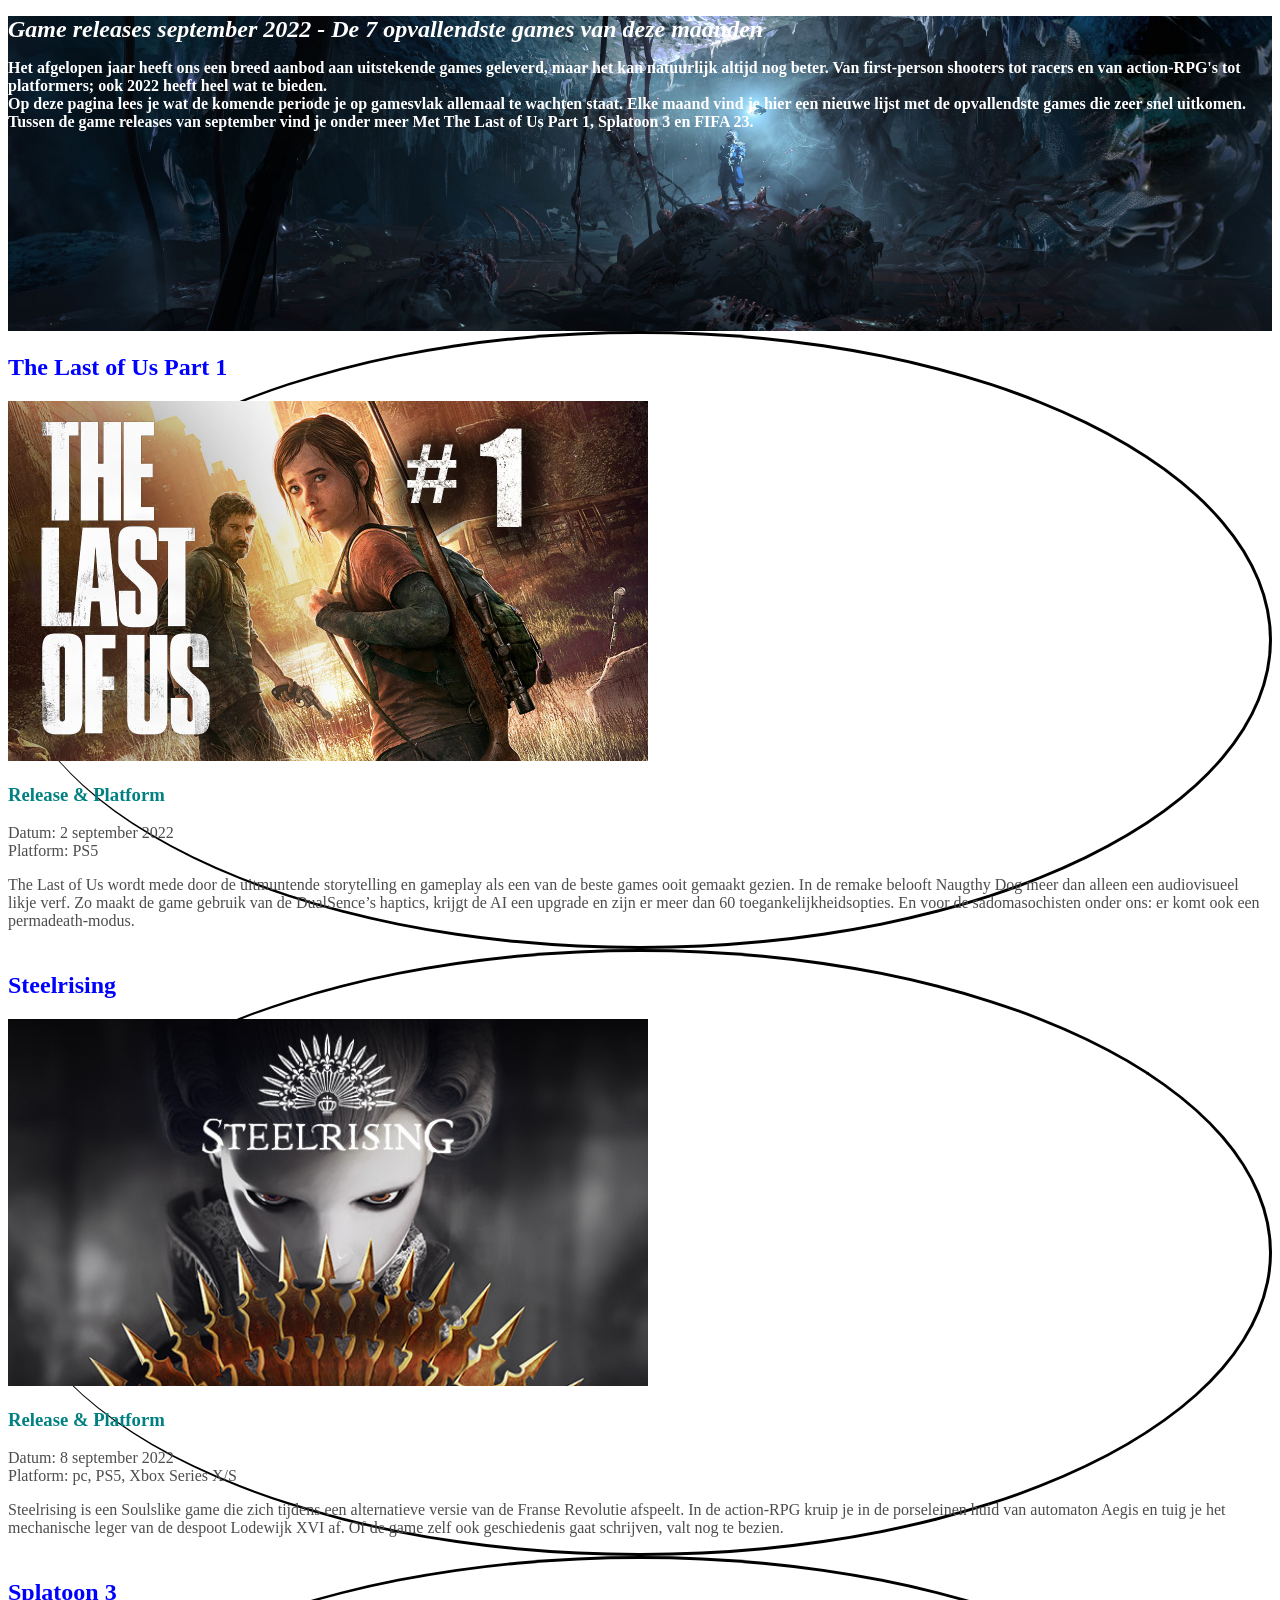
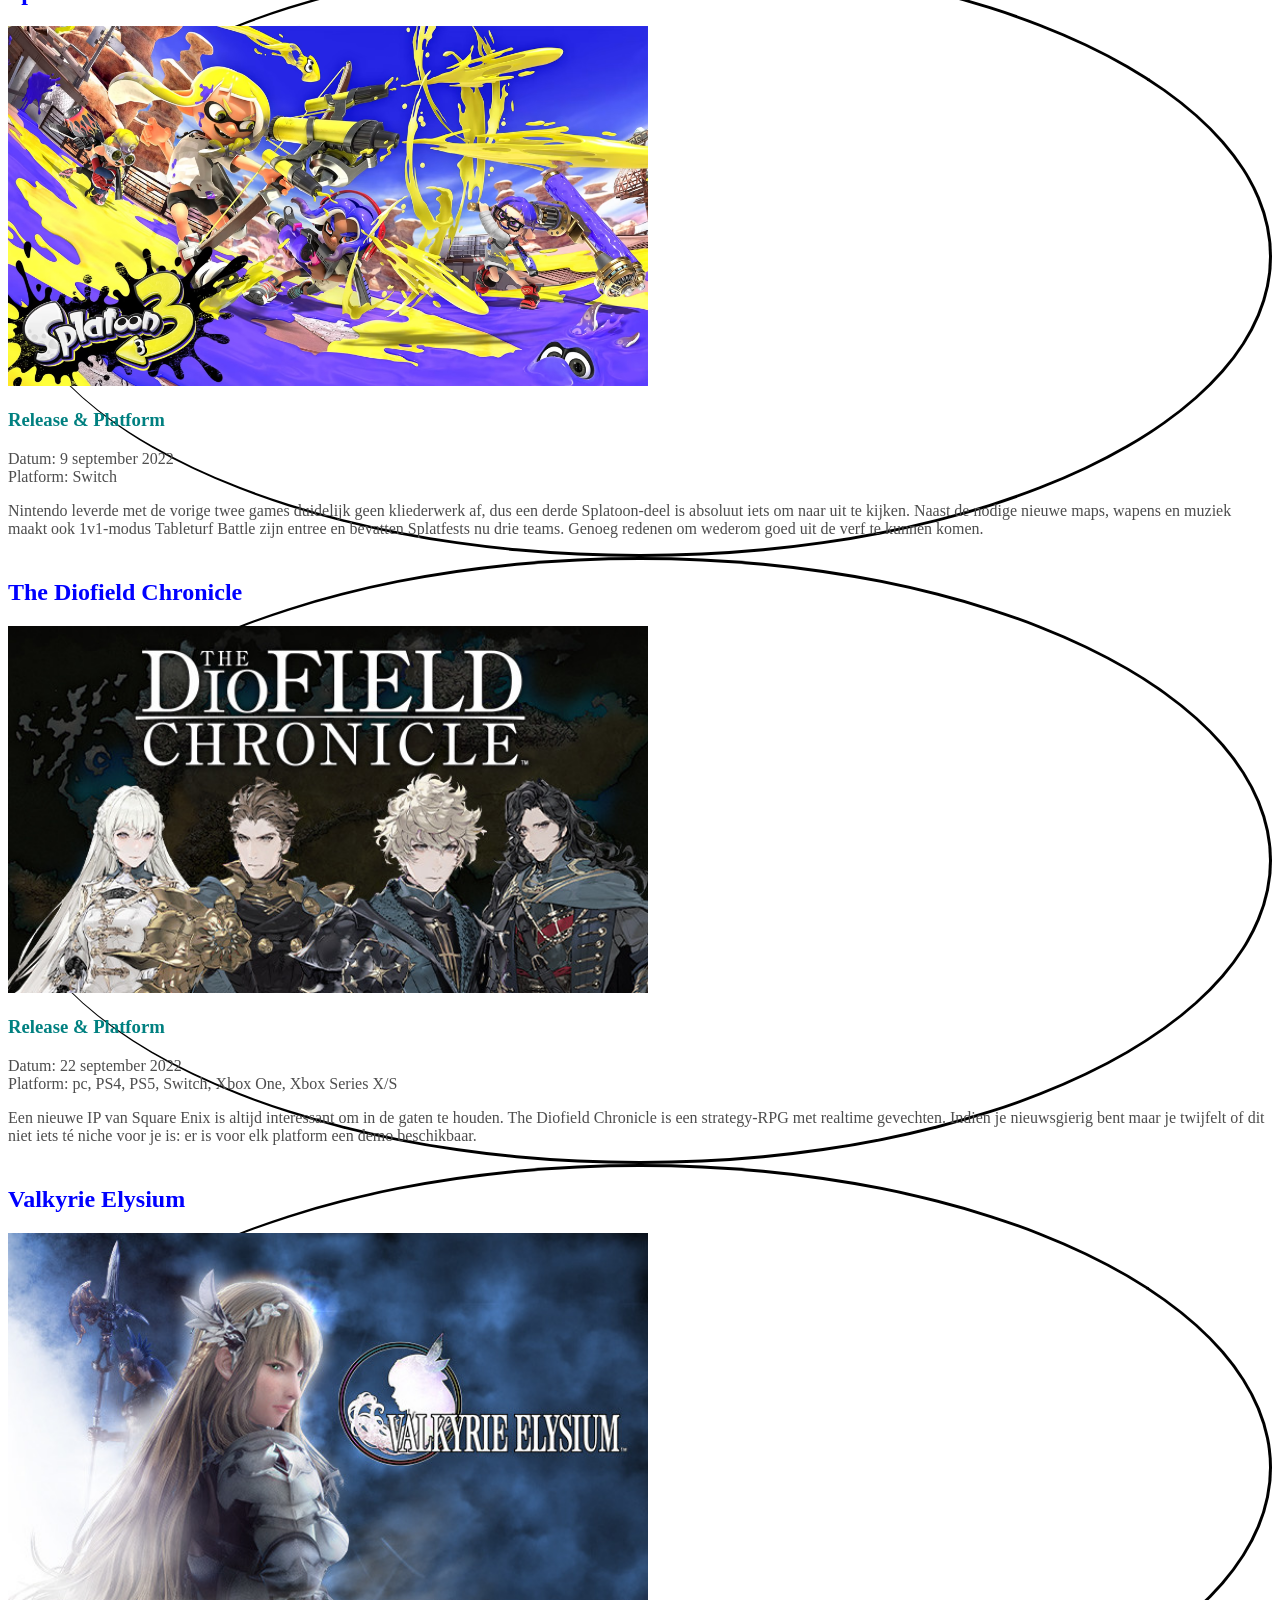
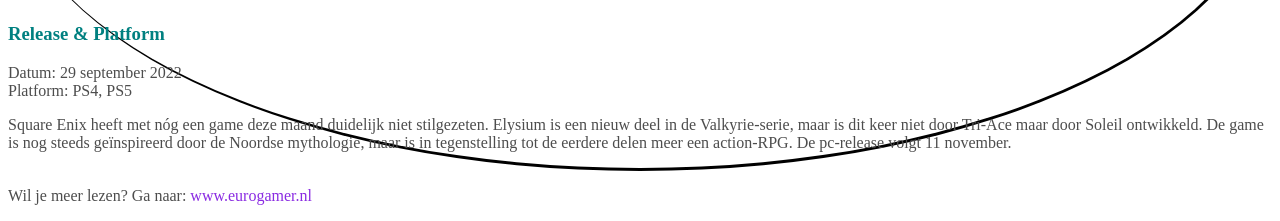
<file: opdracht 4.1 - Font & Color/index.html>
<!DOCTYPE html>
<html lang="en">

<head>
    <meta charset="UTF-8">
    <meta http-equiv="X-UA-Compatible" content="IE=edge">
    <meta name="viewport" content="width=device-width, initial-scale=1.0">
    <title>Opdracht 4.1 - Font & Color</title>
    <link rel="stylesheet" href="style.css">
</head>

<body>
    <main>
        <header>
            <h1>Game releases september 2022 - De 7 opvallendste games van deze maanden</h1>

            <p class="p1">Het afgelopen jaar heeft ons een breed aanbod aan uitstekende games geleverd, maar het kan
                natuurlijk
                altijd nog beter. Van first-person shooters tot racers en van action-RPG's tot platformers; ook 2022
                heeft heel wat te bieden.
                <br>
                Op deze pagina lees je wat de komende periode je op gamesvlak allemaal te wachten staat. Elke maand vind
                je hier
                een nieuwe lijst met de opvallendste games die zeer snel uitkomen. Tussen de game releases van september
                vind je onder meer Met The Last of Us Part 1, Splatoon 3 en FIFA 23.
            </p>
        </header>
        <section>
            <article>
                <h2>The Last of Us Part 1</h2>
                <img src="./img/lastpart.jpeg" alt="The last part of us part 1">
                <h3>Release & Platform</h3>
                <p>Datum: 2 september 2022 <br>
                    Platform: PS5</p>
                <p>
                    The Last of Us wordt mede door de uitmuntende storytelling en gameplay als een van de beste games
                    ooit
                    gemaakt gezien. In de remake belooft Naugthy Dog meer dan alleen een audiovisueel likje verf. Zo
                    maakt
                    de game
                    gebruik van de DualSence’s haptics, krijgt de AI een upgrade en zijn er meer dan 60
                    toegankelijkheidsopties. En
                    voor de sadomasochisten onder ons: er komt ook een permadeath-modus.
                </p>
            </article>
            <article>
                <h2>Steelrising</h2>
                <img src="./img/steelrising.jpeg" alt="Steelrising">
                <h3>Release & Platform</h3>
                <p>Datum: 8 september 2022 <br>
                    Platform: pc, PS5, Xbox Series X/S</p>
                <p>Steelrising is een Soulslike game die zich tijdens een alternatieve versie van de Franse Revolutie
                    afspeelt. In de action-RPG kruip je in de porseleinen huid van automaton Aegis en tuig je het
                    mechanische leger van
                    de despoot Lodewijk XVI af. Of de game zelf ook geschiedenis gaat schrijven, valt nog te bezien.</p>
            </article>
            <article>
                <h2>Splatoon 3</h2>
                <img src="./img/platoon3.avif" alt="Splatoon 3">
                <h3>Release & Platform</h3>
                <p>Datum: 9 september 2022 <br>
                    Platform: Switch</p>
                <p> Nintendo leverde met de vorige twee games duidelijk geen kliederwerk af, dus een derde Splatoon-deel
                    is
                    absoluut iets om naar uit te kijken. Naast de nodige nieuwe maps, wapens en muziek maakt ook
                    1v1-modus
                    Tableturf
                    Battle zijn entree en bevatten Splatfests nu drie teams. Genoeg redenen om wederom goed uit de verf
                    te
                    kunnen komen.
                </p>
            </article>
            <article>
                <h2>The Diofield Chronicle</h2>
                <img src="./img/diofield.jpeg" alt="The Diofield Chronicle">
                <h3>Release & Platform</h3>
                <p>Datum: 22 september 2022 <br>
                    Platform: pc, PS4, PS5, Switch, Xbox One, Xbox Series X/S</p>
                <p>Een nieuwe IP van Square Enix is altijd interessant om in de gaten te houden. The Diofield Chronicle
                    is
                    een strategy-RPG met realtime gevechten. Indien je nieuwsgierig bent maar je twijfelt of dit niet
                    iets
                    té
                    niche voor je is: er is voor elk platform een demo beschikbaar.</p>
            </article>
            <article>
                <h2>Valkyrie Elysium</h2>
                <img src="./img/valkyrie.jpeg" alt="Valkyrie Elysium">
                <h3>Release & Platform</h3>
                <p>Datum: 29 september 2022 <br>
                    Platform: PS4, PS5</p>
                <p>Square Enix heeft met nóg een game deze maand duidelijk niet stilgezeten. Elysium is een nieuw deel
                    in de
                    Valkyrie-serie, maar is dit keer niet door Tri-Ace maar door Soleil ontwikkeld. De game is nog
                    steeds
                    geïnspireerd door de Noordse mythologie, maar is in tegenstelling tot de eerdere delen meer een
                    action-RPG.
                    De pc-release volgt 11 november.</p>
            </article>

            <p>Wil je meer lezen? Ga naar:
                <a
                    href="https://www.eurogamer.nl/game-releases-de-opvallendste-games-van-deze-maand">www.eurogamer.nl</a>
            </p>
        </section>

    </main>

</body>

</html>
</file>
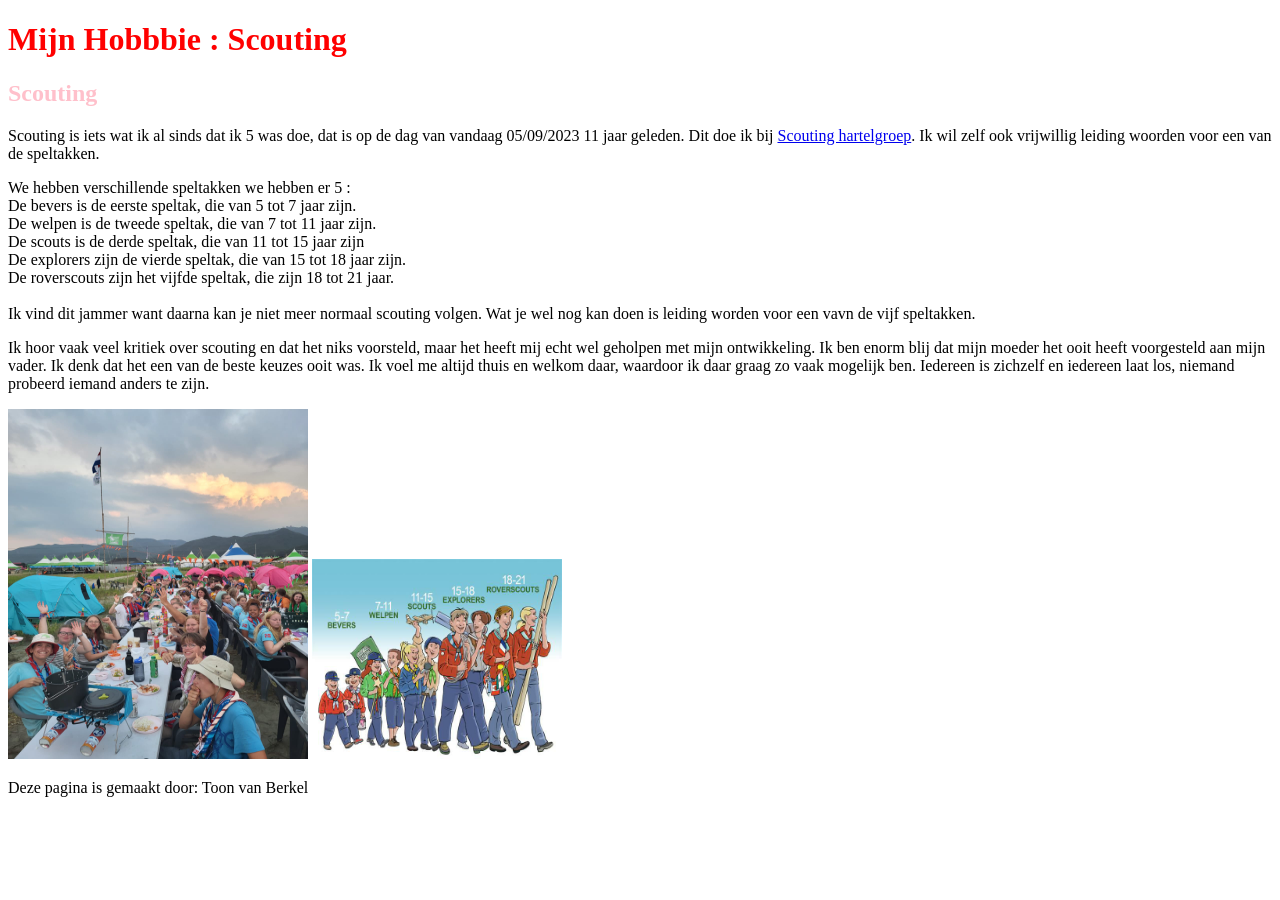
<file: opdracht 1.1 - html css/oefenen/index.html>
<!DOCTYPE html>
<html lang="en">
</html>
<head>
    <meta charset="UTF-8">
    <meta name="viewport" content="width=device-width, initial-scale=1.0">
    <title>Document</title>
    <link rel="stylesheet" href="style.css">
</head>
    <h1>Mijn Hobbbie : Scouting</h1>
    <h2 style=>Scouting</h2>
</p style=>Scouting is iets wat ik al sinds dat ik 5 was doe, dat is op de dag van vandaag 05/09/2023 11 jaar geleden. 
        Dit doe ik bij <a href="https://www.hartelgroep.nl/" target="_blank">Scouting hartelgroep</a>.
        Ik wil zelf ook vrijwillig leiding woorden voor een van de speltakken.<br> </p>
        </p>
        We hebben verschillende speltakken we hebben er 5 : <br>
        De bevers is de eerste speltak, die van 5 tot 7 jaar zijn. <br> 
        De welpen is de tweede speltak, die van 7 tot 11 jaar zijn. <br>
        De scouts is de derde speltak, die van 11 tot 15 jaar zijn <br>
        De explorers zijn de vierde speltak, die van 15 tot 18 jaar zijn. <br> 
        De roverscouts zijn het vijfde speltak, die zijn 18 tot 21 jaar. <br>
        <br>
        Ik vind dit jammer want daarna kan je niet meer normaal scouting volgen. 
        Wat je wel nog kan doen is leiding worden voor een vavn de vijf speltakken.
        </p>
        Ik hoor vaak veel kritiek over scouting en dat het niks voorsteld, maar het heeft mij echt wel geholpen met mijn ontwikkeling.
        Ik ben enorm blij dat mijn moeder het ooit heeft voorgesteld aan mijn vader. Ik denk dat het een van de beste keuzes ooit was.
        Ik voel me altijd thuis en welkom daar, waardoor ik daar graag zo vaak mogelijk ben. Iedereen is zichzelf en iedereen laat los,
        niemand probeerd iemand anders te zijn.
        </p>
        <img src="./Jamboree.jpg" alt="Samen eten." width="300" height="350"> </a>
        <img src="./verloop.jpg" alt="Bever tot Roverscout verloop." width="250px" height="200px"> </a>
    </p>Deze pagina is gemaakt door: Toon van Berkel</p>
</html>
</file>
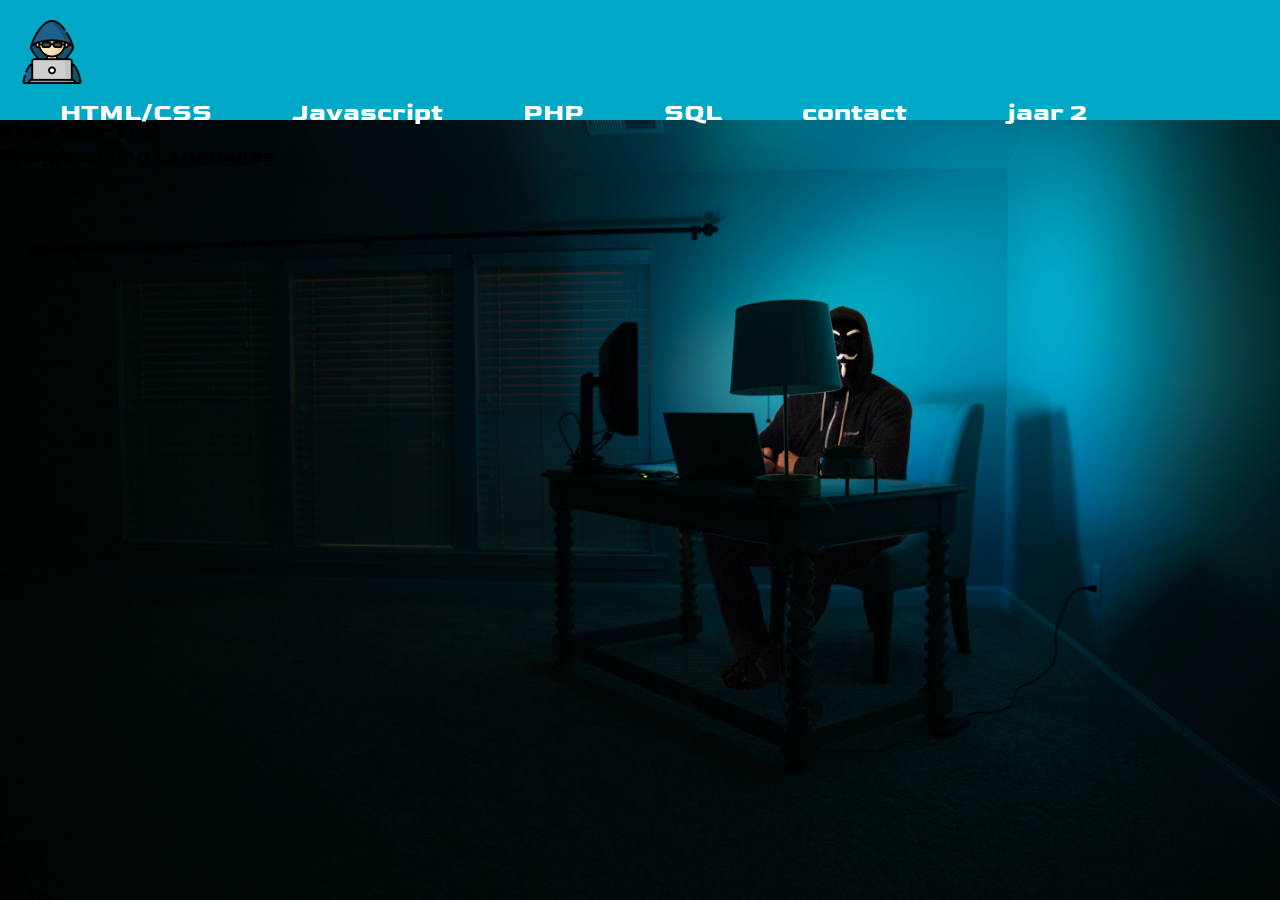
<file: opdracht 3.1 -  De basis van een website/html/index.html>
<!DOCTYPE html>
<html lang="en">

<head>
  <meta charset="UTF-8" />
  <meta http-equiv="X-UA-Compatible" content="IE=edge" />
  <meta name="viewport" content="width=device-width, initial-scale=1.0" />
  <link rel="preconnect" href="https://fonts.googleapis.com" />
  <link rel="preconnect" href="https://fonts.gstatic.com" crossorigin />
  <link href="https://fonts.googleapis.com/css2?family=Goldman:wght@400;700&display=swap" rel="stylesheet">
  <link rel="stylesheet" href="../css/style.css" />
  <title>Opdracht 3</title>
</head>

<body class="b1">
  <nav>
    <div class="navone">
      <a href="#"><img src="../picture/picture/hacker.png" id="logo" /></a>
      <ul>
        <li><a href="./html-css.html">HTML/CSS</a></li>
        <li><a href="./javascript.html">Javascript</a></li>
        <li><a href="./php.html">PHP</a></li>
        <li><a href="./mysql.html">SQL</a></li>
        <li><a href="./contact.html">contact</a></li>
        <li class="dropdown"><a href="" class="dropbtn">jaar 2</a>
        <div class="dropdown-content">
          <a href="#">OOP</a>
          <a href="#">Laravel</a>
          <a href="#">Testen</a>
        </div>
        </li>
    </div>
    </ul>
  </nav>
  </div>

  <main>
    <header>
      <h1>First Year TCR <br>Programming Languages</h1>
    </header>
  </main>
  <section class="hero">
  </section>
</body>

</html>
</file>
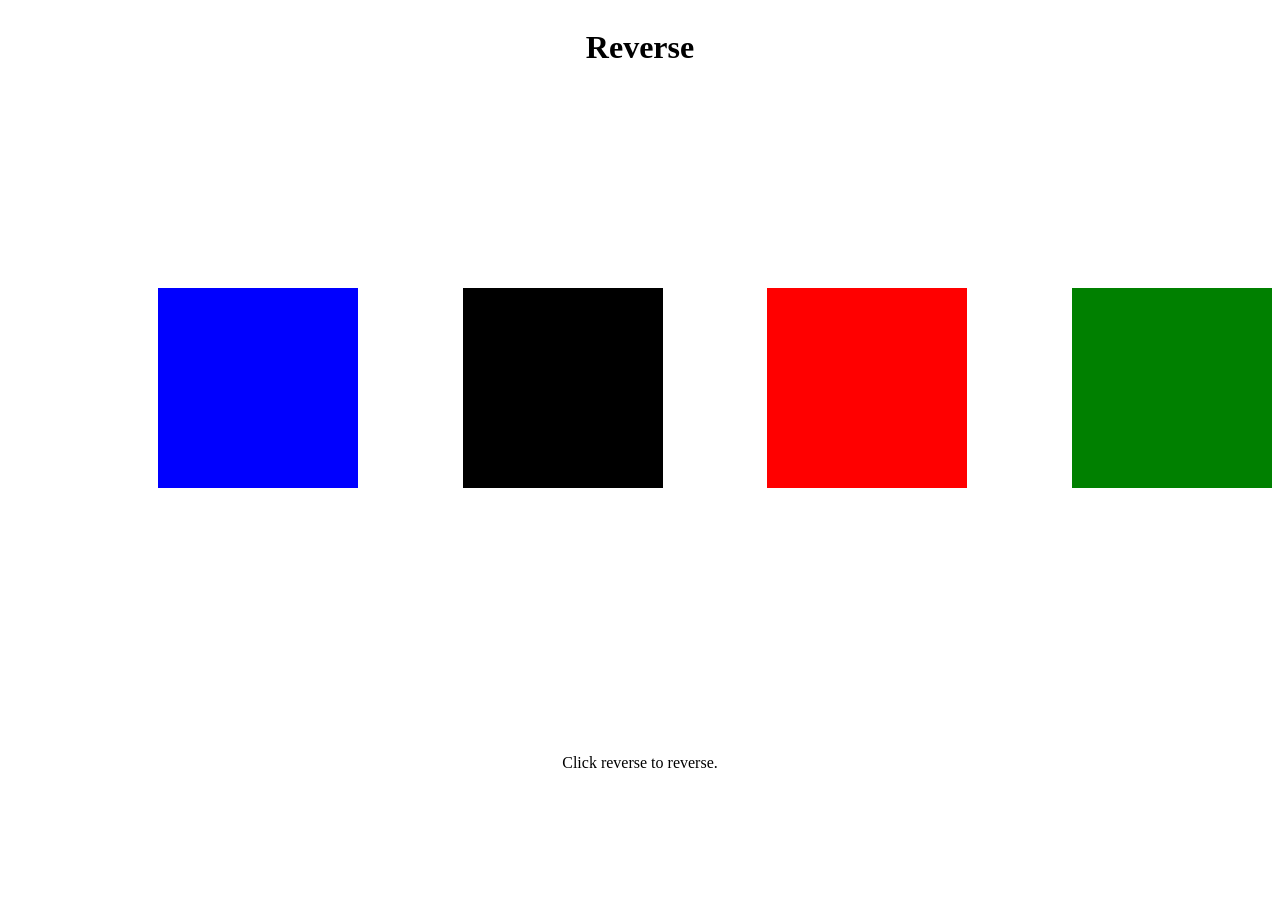
<file: opdracht 6.2 - Flexbox Basic/html/index.html>
<!DOCTYPE html>
<html lang="en">

<head>
    <meta charset="UTF-8">
    <meta name="viewport" content="width=device-width, initial-scale=1.0">
    <link rel="stylesheet" href="../css/style.css">
    <title>Document</title>
</head>

<body>
    <header>
        <h1><a href="./reverse.html">Reverse</a></h1>
    </header>
    <section class="container">
        <div class="blue"></div>
        <div class="black"></div>
        <div class="red"></div>
        <div class="green"></div>
    </section>
    <footer>
        <p>Click reverse to reverse.</p>
    </footer>
</body>

</html>
</file>
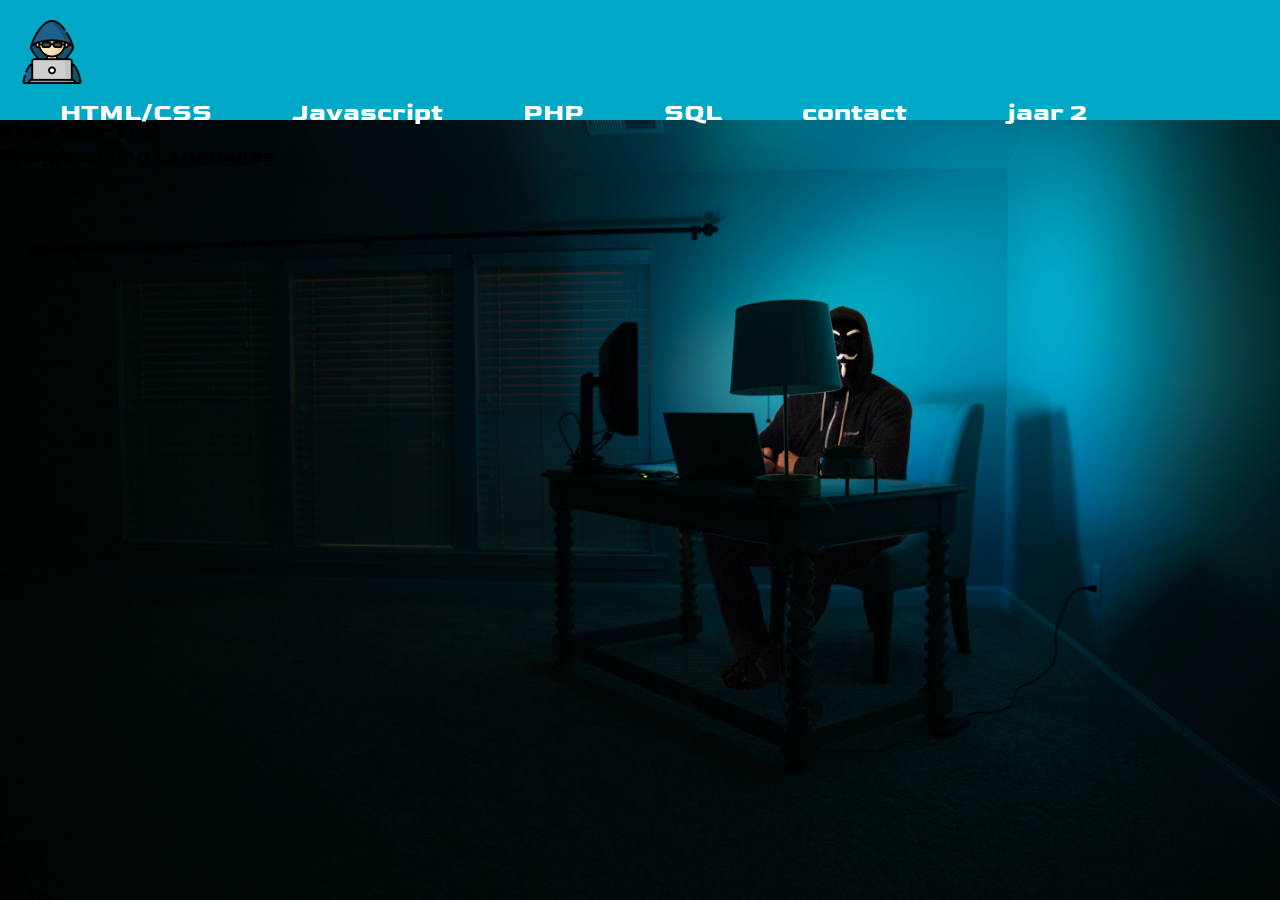
<file: opdracht 6.4 - Dorpdown menu met Flexbox/html/index.html>
<!DOCTYPE html>
<html lang="en">

<head>
  <meta charset="UTF-8" />
  <meta http-equiv="X-UA-Compatible" content="IE=edge" />
  <meta name="viewport" content="width=device-width, initial-scale=1.0" />
  <link rel="preconnect" href="https://fonts.googleapis.com" />
  <link rel="preconnect" href="https://fonts.gstatic.com" crossorigin />
  <link href="https://fonts.googleapis.com/css2?family=Goldman:wght@400;700&display=swap" rel="stylesheet">
  <link rel="stylesheet" href="../css/style.css" />
  <title>Opdracht 3</title>
</head>

<body class="b1">
  <nav>
    <div class="navone">
      <a href="#"><img src="../picture/picture/hacker.png" id="logo" /></a>
      <ul>
        <li><a href="./html-css.html">HTML/CSS</a></li>
        <li><a href="./javascript.html">Javascript</a></li>
        <li><a href="./php.html">PHP</a></li>
        <li><a href="./mysql.html">SQL</a></li>
        <li><a href="./contact.html">contact</a></li>
        <li class="dropdown"><a href="" class="dropbtn">jaar 2</a>
          <div class="dropdown-content">
            <a href="#">OOP</a>
            <a href="#">Laravel</a>
            <a href="#">Testen</a>
          </div>
        </li>
    </div>
    </ul>
  </nav>
  </div>

  <main>
    <header>
      <h1>First Year TCR <br>Programming Languages</h1>
    </header>
  </main>
  <section class="hero">
  </section>
</body>

</html>
</file>
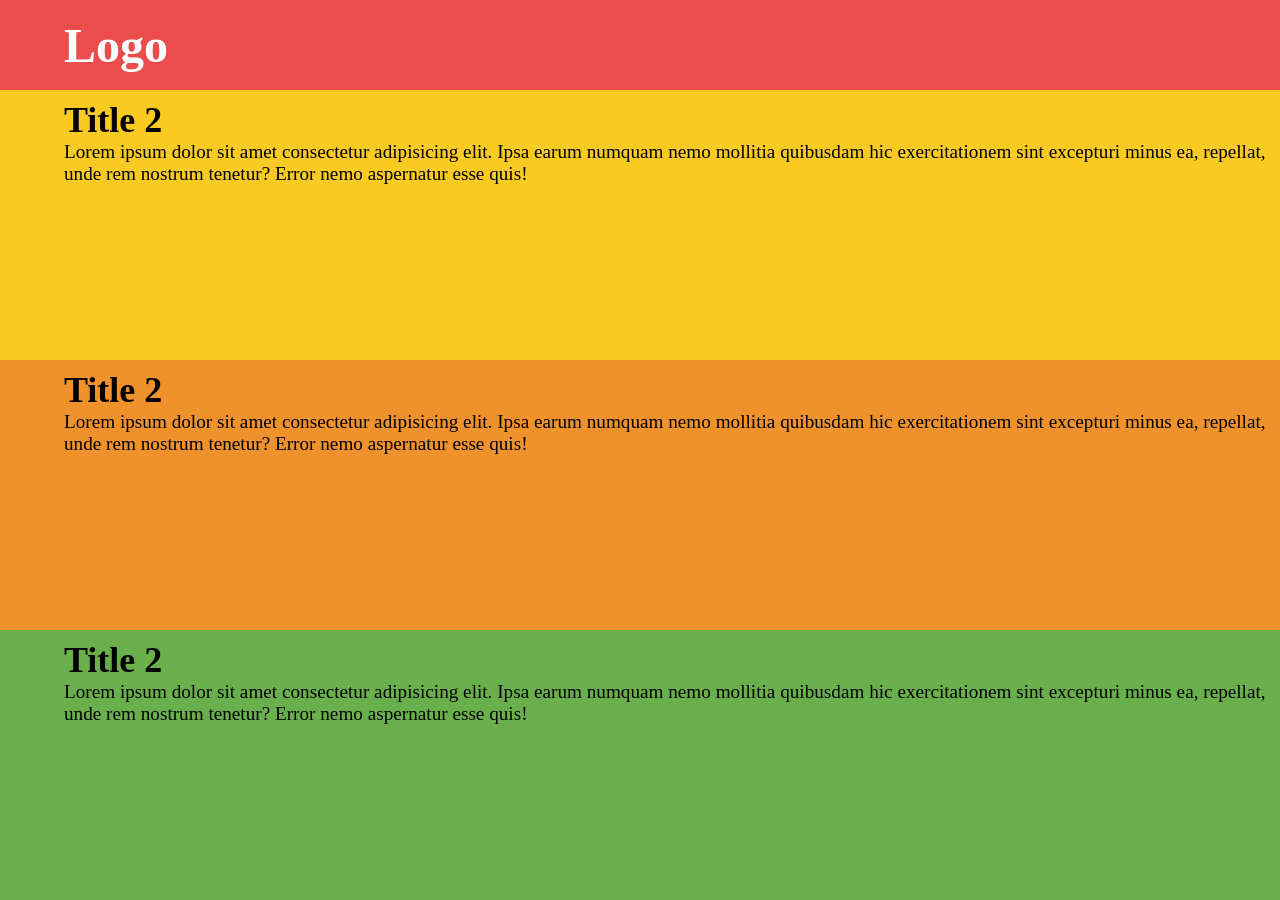
<file: opdracht 7.1 - Responsive exercise/html/index.html>
<!DOCTYPE html>
<html lang="en">

<head>
    <meta charset="UTF-8">
    <meta name="viewport" content="width=device-width, initial-scale=1.0">
    <title>Document</title>
    <link rel="stylesheet" href="../css/style.css">
</head>

<body>
    <nav>
        <header class="b">
            <h1>Logo</h1>
        </header>
        <div class="whiteblock"></div>
    </nav>
    <main>
        <section class="one">
            <header class="a">
                <h2>Title 2</h2>
            </header>
            <p>
                Lorem ipsum dolor sit amet consectetur adipisicing
                elit. Ipsa earum numquam nemo mollitia quibusdam
                hic exercitationem sint excepturi minus ea, repellat,
                unde rem nostrum tenetur? Error nemo aspernatur
                esse quis!
            </p>
        </section>
        <section class="two">
            <header class="a">
                <h2>Title 2</h2>
            </header>
            <p>
                Lorem ipsum dolor sit amet consectetur adipisicing
                elit. Ipsa earum numquam nemo mollitia quibusdam
                hic exercitationem sint excepturi minus ea, repellat,
                unde rem nostrum tenetur? Error nemo aspernatur
                esse quis!
            </p>
        </section>
        <section class="three">
            <header class="a">
                <h2>Title 2</h2>
            </header>
            <p>
                Lorem ipsum dolor sit amet consectetur adipisicing
                elit. Ipsa earum numquam nemo mollitia quibusdam
                hic exercitationem sint excepturi minus ea, repellat,
                unde rem nostrum tenetur? Error nemo aspernatur
                esse quis!
            </p>
        </section>
    </main>
</body>

</html>
</file>
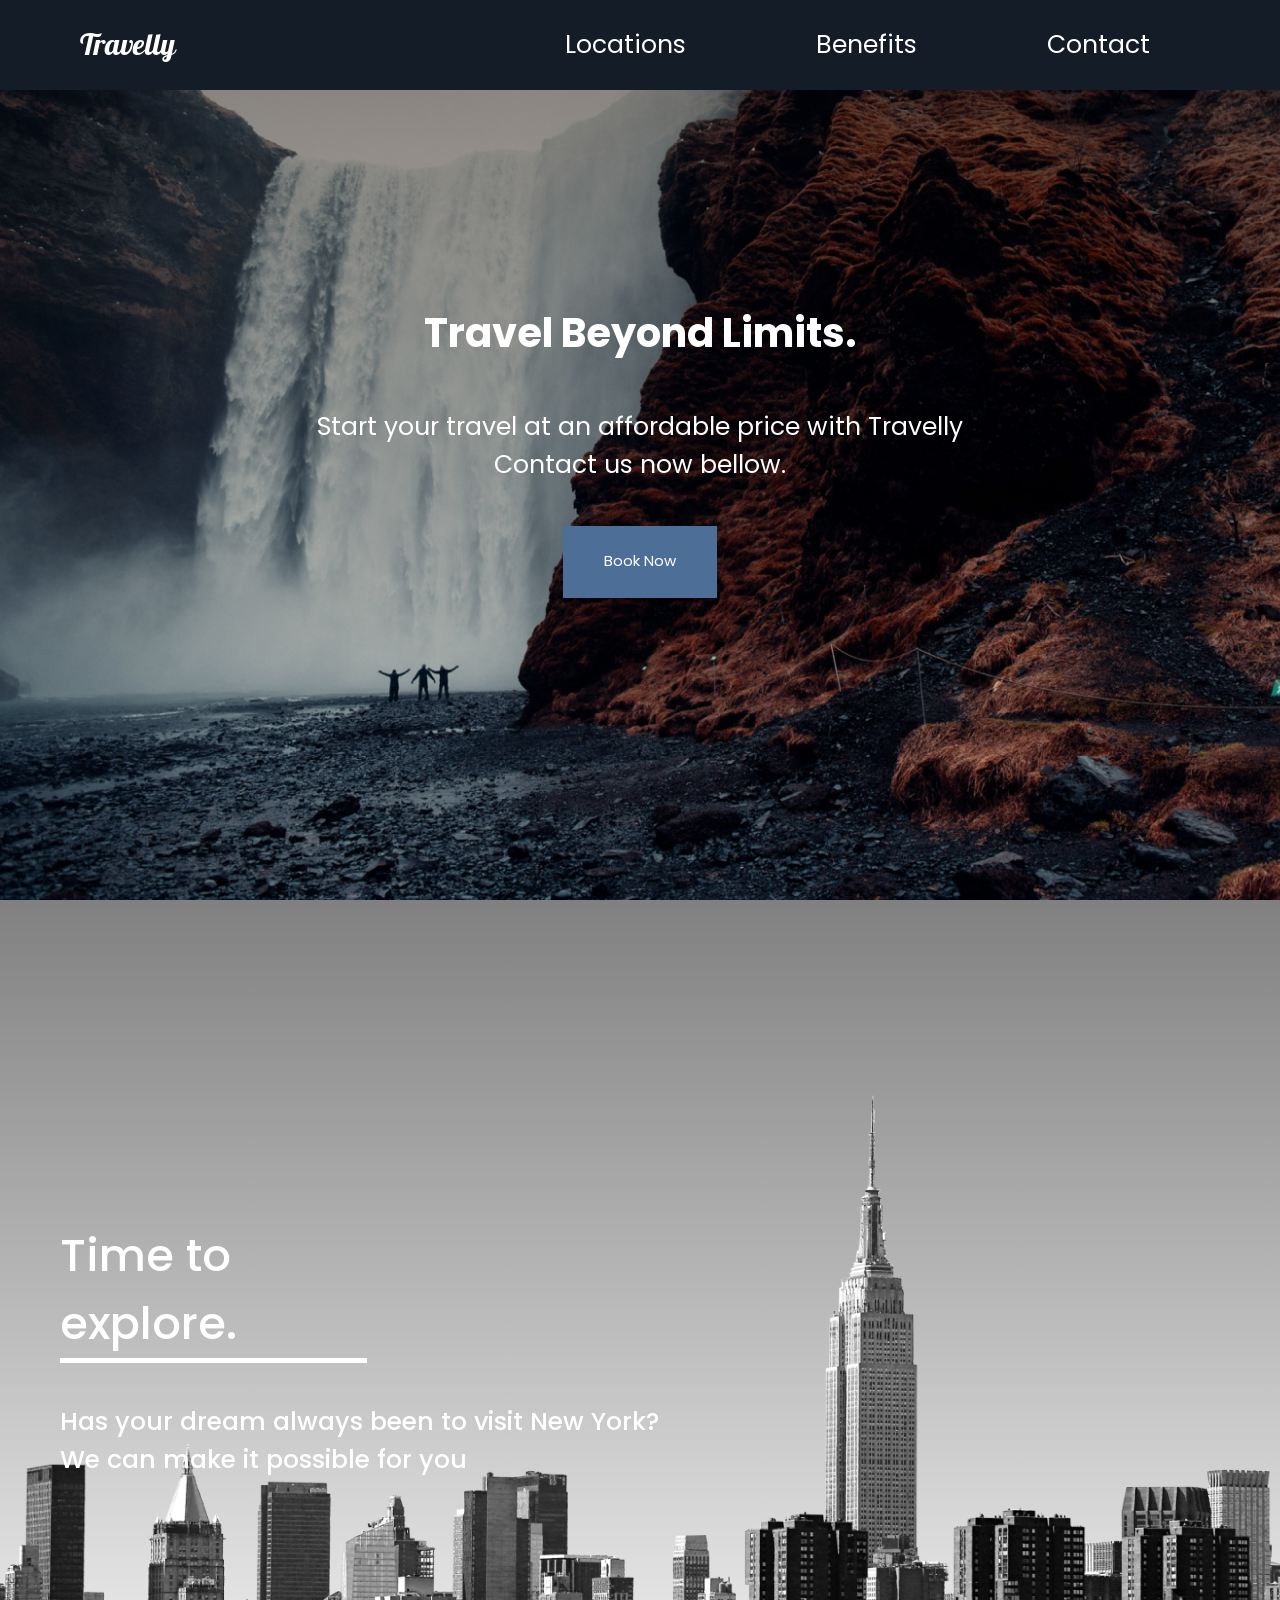
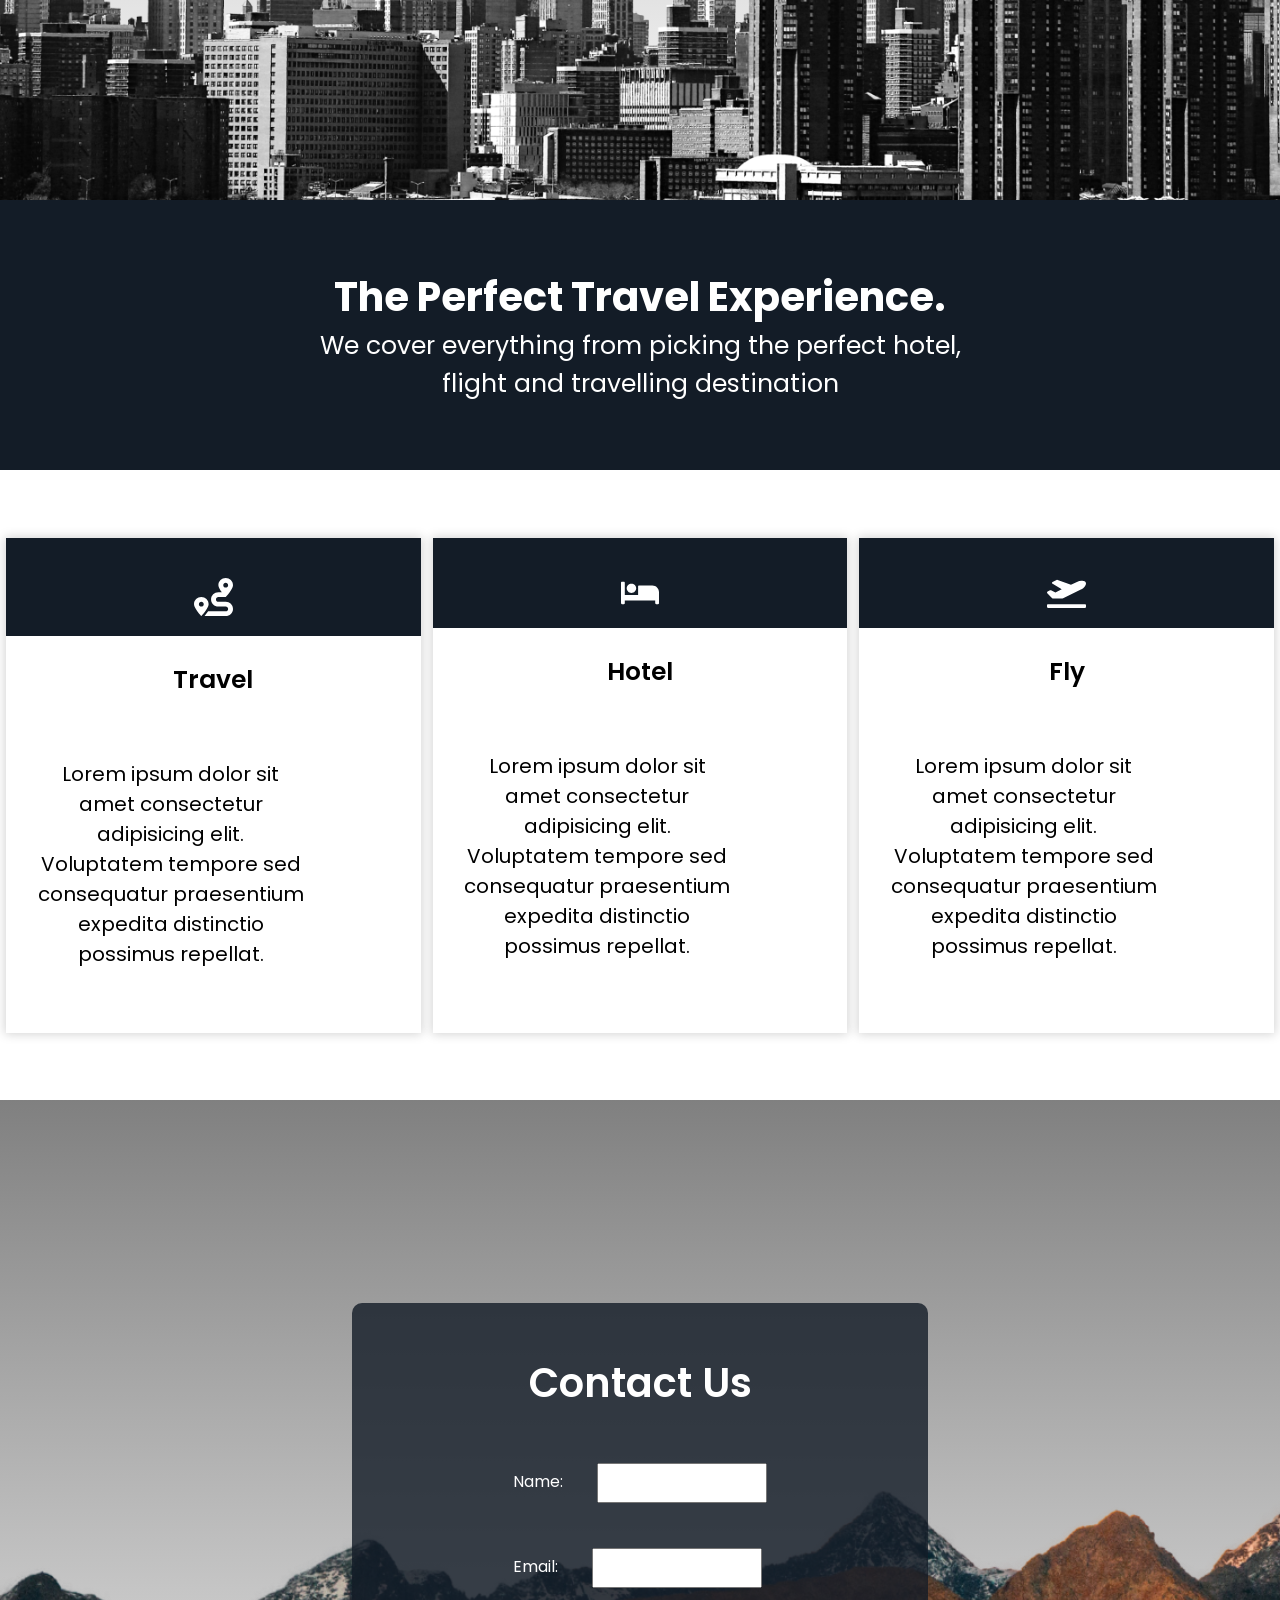
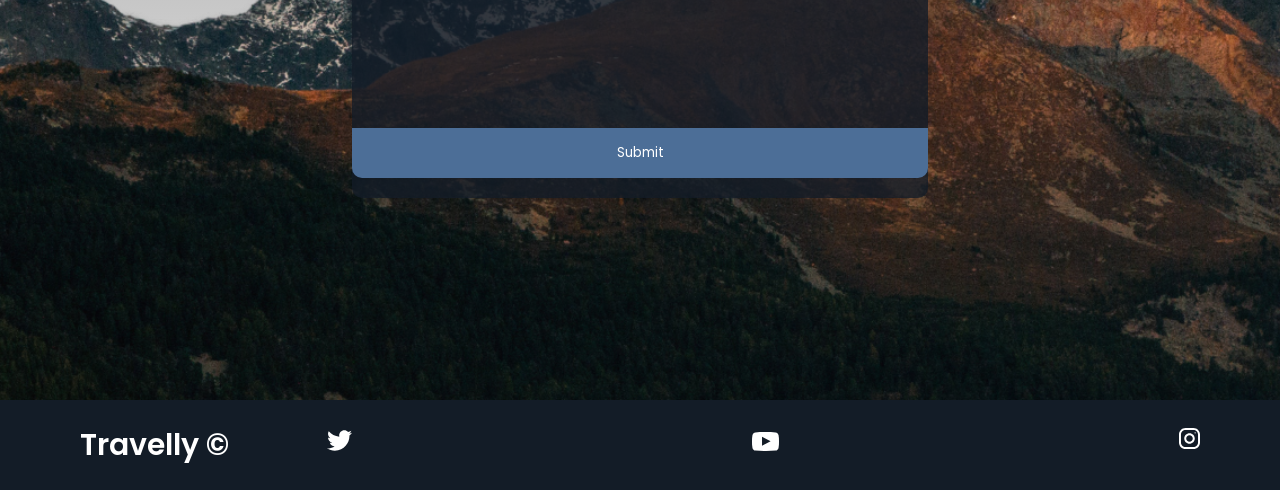
<file: opdracht 8 - Eind opdracht Travelly/html/index.html>
<!DOCTYPE html>
<html lang="en">

<head>
    <meta charset="UTF-8">
    <meta name="viewport" content="width=device-width, initial-scale=1.0">
    <link rel="stylesheet" href="../css/style.css">
    <title>Traverlly | Traverlly Agency</title>
    <!-- /*/This project is copyrighted by Code Master/*/ -->
    <link rel="shortcut icon" href="../picture/flight.png" type="image/x-icon">
    <link rel="preconnect" href="https://fonts.googleapis.com">
    <link rel="preconnect" href="https://fonts.gstatic.com" crossorigin>
    <link href="https://fonts.googleapis.com/css2?family=Pattaya&display=swap" rel="stylesheet">
    <link rel="preconnect" href="https://fonts.googleapis.com">
    <link rel="preconnect" href="https://fonts.gstatic.com" crossorigin>
    <link
        href="https://fonts.googleapis.com/css2?family=Poppins:ital,wght@0,100;0,200;0,300;0,400;0,500;0,600;0,700;0,800;0,900;1,100;1,200;1,300;1,400;1,500;1,600;1,700;1,800;1,900&display=swap"
        rel="stylesheet">
</head>

<body>
    <nav>
        <a href="#" class="travelly">Travelly</a>
        <ul class="ul">
            <li><a href="#">Locations</a></li>
            <li><a href="#">Benefits</a></li>
            <li><a href="#">Contact</a></li>
        </ul>
    </nav>
    <main>
        <section class="landingpage">
            <header>
                <h1>Travel Beyond Limits.</h1>
            </header>
            <p>
                Start your travel at an affordable price with Travelly <br>
                Contact us now bellow.
            </p>
            <button class="button">
                <p>
                    Book Now
                </p>
            </button>
            </div>
        </section>
        <section class="newyork">
            <article class="newyorkpage">
                <header>
                    <h2>Time to explore.</h2>
                </header>
                <p>
                    Has your dream always been to visit New York? <br>
                    We can make it possible for you
                </p>
            </article>
        </section>
        <section class="section">
            <div class="sectionhead">
                <header>
                    <h2>The Perfect Travel Experience.</h2>
                </header>
                <p>
                    We cover everything from picking the perfect hotel, <br>
                    flight and travelling destination
                </p>
            </div>
            <div class="row">
                <div class="column">
                    <img src="../picture/route-solid.svg" alt="Route" class="mini">
                    <h3>Travel</h3>
                    <p>
                        Lorem ipsum dolor sit amet consectetur adipisicing elit. Voluptatem tempore sed
                        consequatur
                        praesentium expedita distinctio possimus repellat.
                    </p>
                </div>
                <div class="column">
                    <img src="../picture/bed-solid.svg" alt="Bed" class="mini">
                    <h3>Hotel</h3>
                    <p>
                        Lorem ipsum dolor sit amet consectetur adipisicing elit. Voluptatem tempore sed
                        consequatur
                        praesentium expedita distinctio possimus repellat.
                    </p>
                </div>
                <div class="column">
                    <img src="../picture/plane-departure-solid.svg" alt="Plane departure" class="mini">
                    <h3>Fly</h3>
                    <p>
                        Lorem ipsum dolor sit amet consectetur adipisicing elit. Voluptatem tempore sed
                        consequatur
                        praesentium expedita distinctio possimus repellat.
                    </p>
                </div>
        </section>
        <section class="newyork">
            <article class="contactmountain">
                <div class="contact">
                    <header>
                        <h2>Contact Us</h2>
                    </header>
                    <form>
                        <div>
                            <label for="firstname">Name:</label>
                            <input type="name" name="name" id="name" pattern="[a-z]{1,15}"
                                title="A name cannot contain numbers.">
                        </div>
                        <div class="space"></div>
                        <div>
                            <label for="email">Email:</label>
                            <input type="email" name="email" id="email">
                        </div>
                    </form>
                    <button class="button">
                        Submit
                    </button>
                </div>
            </article>
        </section>
    </main>
    <footer>
        <a href="#" class="travelly no">Travelly ©</a>
        <ul class="ul">
            <li><a href="#" class="spaceright"><img src="../picture/twitter.svg" alt=""></a></li>
            <li><a href="#" class="spaceright"><img src="../picture/youtube.svg" alt=""></a></li>
            <li><a href="#" class="lessspace"><img src="../picture/instagram.svg" alt=""></a></li>
        </ul>
    </footer>
</body>

</html>
</file>
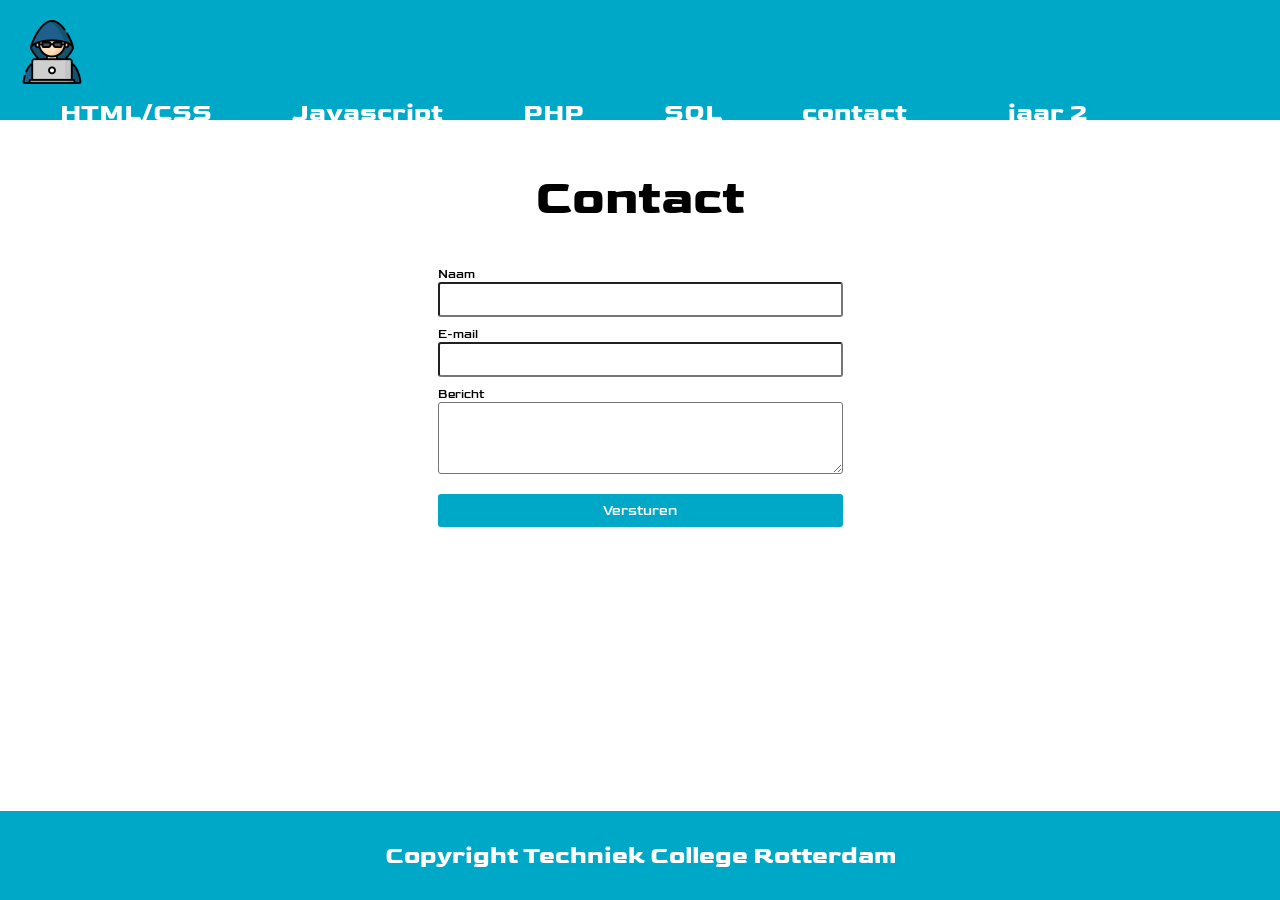
<file: opdracht 3.1 -  De basis van een website/html/contact.html>
<!DOCTYPE html>
<html lang="en">

<head>
    <meta charset="UTF-8" />
    <meta http-equiv="X-UA-Compatible" content="IE=edge" />
    <meta name="viewport" content="width=device-width, initial-scale=1.0" />
    <link rel="preconnect" href="https://fonts.googleapis.com" />
    <link rel="preconnect" href="https://fonts.gstatic.com" crossorigin />
    <link href="https://fonts.googleapis.com/css2?family=Goldman:wght@400;700&display=swap" rel="stylesheet">
    <link rel="stylesheet" href="../css/style.css" />
    <title>Opdracht 3</title>
</head>

<body class="b3">
    <nav>
      <div class="navone">
        <a href="#"><img src="../picture/picture/hacker.png" id="logo" /></a>
        <ul>
          <li><a href="./html-css.html">HTML/CSS</a></li>
          <li><a href="./javascript.html">Javascript</a></li>
          <li><a href="./php.html">PHP</a></li>
          <li><a href="./mysql.html">SQL</a></li>
          <li><a href="./contact.html">contact</a></li>
          <li class="dropdown"><a href="" class="dropbtn">jaar 2</a>
          <div class="dropdown-content">
            <a href="#">OOP</a>
            <a href="#">Laravel</a>
            <a href="#">Testen</a>
          </div>
          </li>
      </div>
      </ul>
    </nav>
    <main class="contactpage">
        <header>
            <h1 class="title">Contact</h1>
        </header>
        <form action="" method="post">
            <div class="contact">
                <label>Naam</label>
                <input type="name" name="name" id="name" required class="text">
            </div>
            <div class="contact">
                <label for="email">E-mail</label>
                <input type="email" name="email" id="email" required class="text">
            </div>
            <div class="contact">
                <label>Bericht</label>
                <textarea id="bericht" name="bericht" required class="text1">
            </textarea>
            </div>
            <div class="contact">
                <button type="submit" class="button">Versturen</button>
            </div>
        </form>
    </main>
    <footer>
        <p>Copyright Techniek College Rotterdam</p>
    </footer>
</body>

</html>
</file>
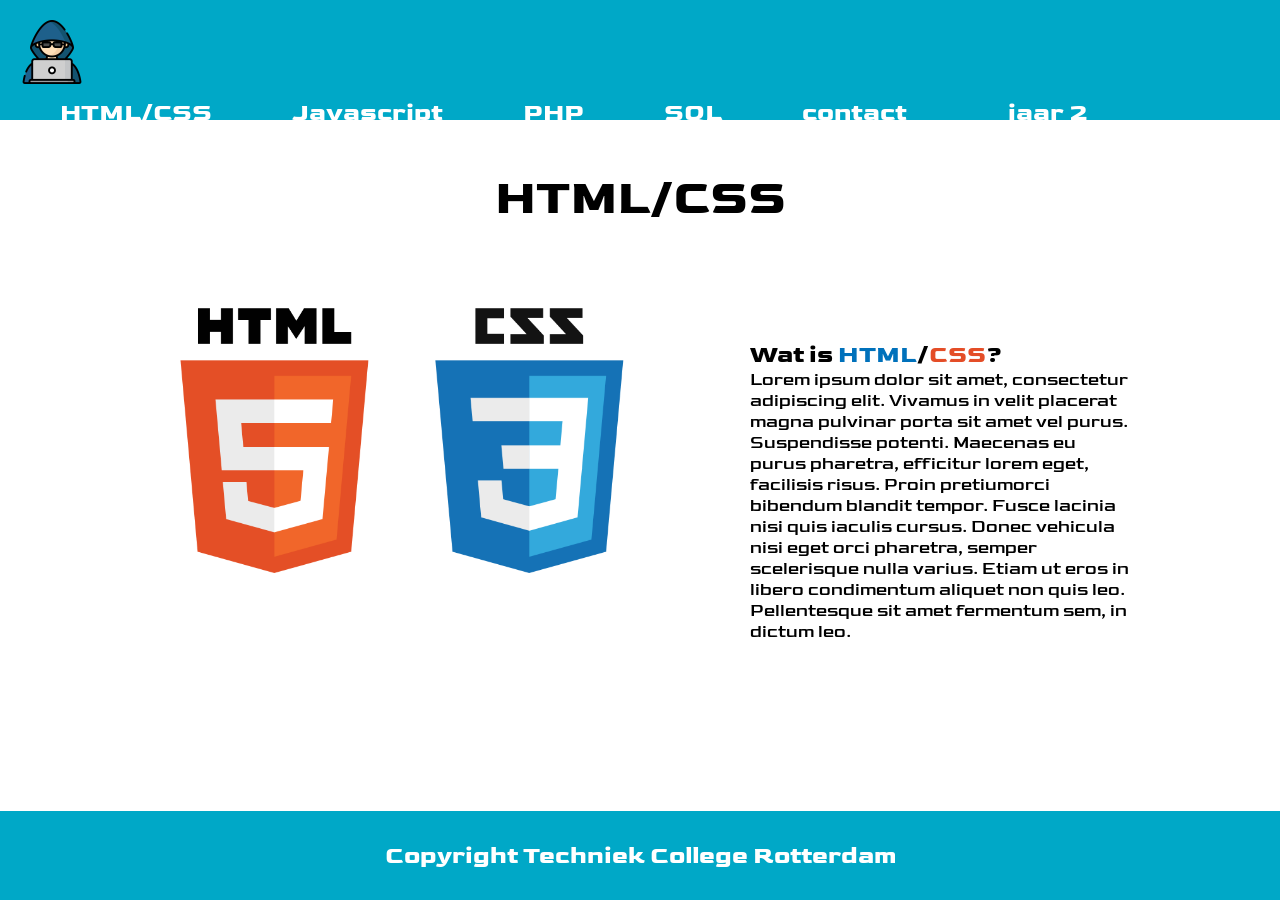
<file: opdracht 3.1 -  De basis van een website/html/html-css.html>
<!DOCTYPE html>
<html lang="en">

<head>
  <meta charset="UTF-8" />
  <meta http-equiv="X-UA-Compatible" content="IE=edge" />
  <meta name="viewport" content="width=device-width, initial-scale=1.0" />
  <link rel="preconnect" href="https://fonts.googleapis.com" />
  <link rel="preconnect" href="https://fonts.gstatic.com" crossorigin />
  <link rel="preconnect" href="https://fonts.googleapis.com">
  <link rel="preconnect" href="https://fonts.gstatic.com" crossorigin>
  <link href="https://fonts.googleapis.com/css2?family=Goldman:wght@400;700&display=swap" rel="stylesheet">
  <link rel="stylesheet" href="../css/style.css" />
  <title>html-css</title>
</head>

<body class="b3">
  <nav>
    <div class="navone">
      <a href="#"><img src="../picture/picture/hacker.png" id="logo" /></a>
      <ul>
        <li><a href="./html-css.html">HTML/CSS</a></li>
        <li><a href="./javascript.html">Javascript</a></li>
        <li><a href="./php.html">PHP</a></li>
        <li><a href="./mysql.html">SQL</a></li>
        <li><a href="./contact.html">contact</a></li>
        <li class="dropdown"><a href="" class="dropbtn">jaar 2</a>
        <div class="dropdown-content">
          <a href="#">OOP</a>
          <a href="#">Laravel</a>
          <a href="#">Testen</a>
        </div>
        </li>
    </div>
    </ul>
  </nav>
  <main>
    <header>
      <h1 class="title">HTML/CSS</h1>
    </header>
    <section class="htmlcss">
      <img src="../picture/picture/html.png" alt="css/html" class="imghtmlcss">
      <div class="htmlcssa">
        <header>
          <h2 class="thick">Wat is <div class="colora">HTML</div>/<div class="colorb">CSS</div>?</h2>
        </header>
        <article>
          <p class="textone">
            Lorem ipsum dolor sit amet, consectetur adipiscing elit. Vivamus in velit placerat magna pulvinar porta sit
            amet vel purus. Suspendisse potenti. Maecenas eu purus pharetra, efficitur lorem eget, facilisis risus.
            Proin
            pretiumorci bibendum blandit tempor. Fusce lacinia nisi quis iaculis cursus. Donec vehicula nisi eget orci
            pharetra,
            semper scelerisque nulla varius. Etiam ut eros in libero condimentum aliquet non quis leo. Pellentesque sit
            amet fermentum sem, in dictum leo.
          </p>
        </article>
      </div>
    </section>
  </main>
  <footer>
    <p>Copyright Techniek College Rotterdam</p>
  </footer>
</body>

</html>
</file>
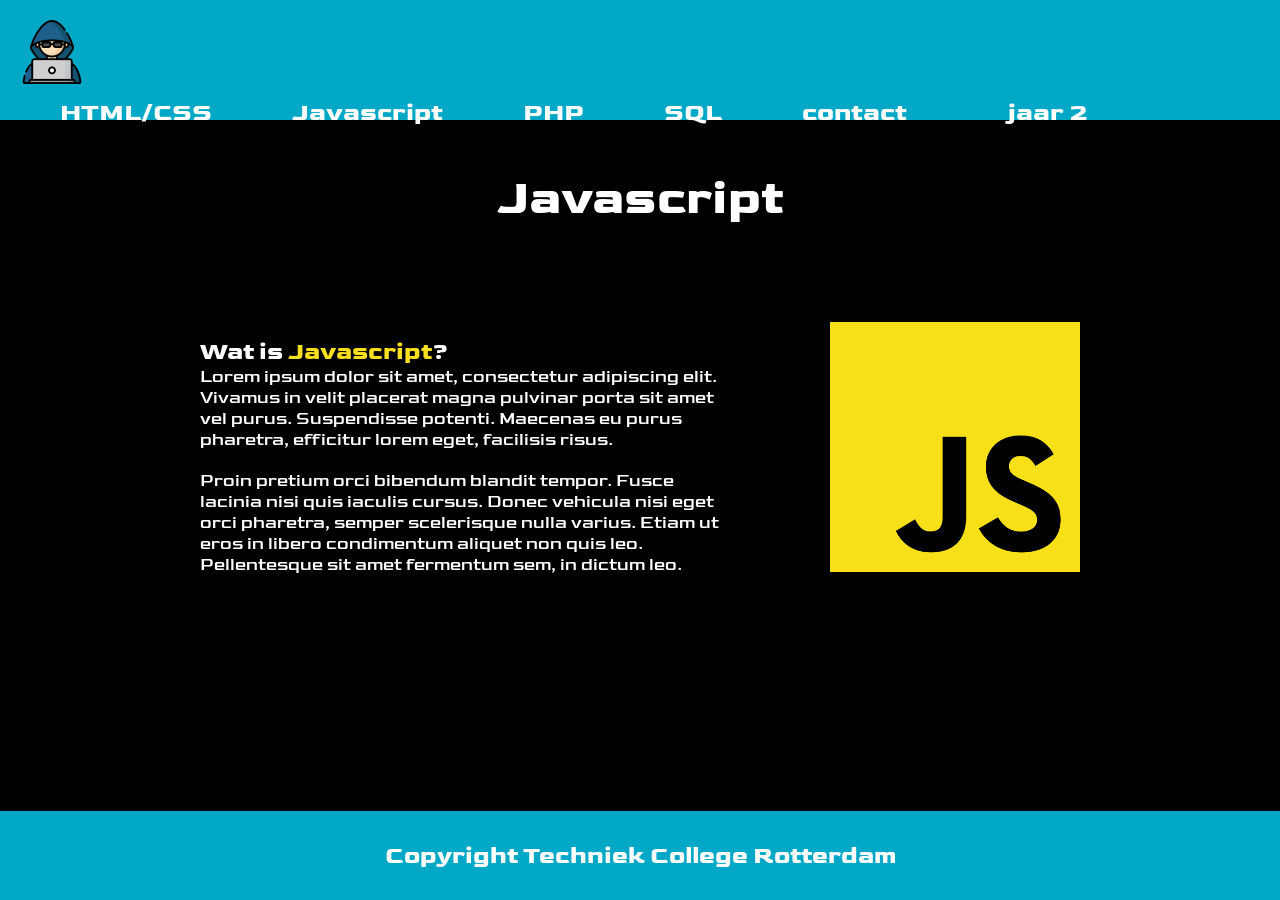
<file: opdracht 3.1 -  De basis van een website/html/javascript.html>
<!DOCTYPE html>
<html lang="en">

<head>
    <meta charset="UTF-8" />
    <meta http-equiv="X-UA-Compatible" content="IE=edge" />
    <meta name="viewport" content="width=device-width, initial-scale=1.0" />
    <link rel="preconnect" href="https://fonts.googleapis.com" />
    <link rel="preconnect" href="https://fonts.gstatic.com" crossorigin />
    <link href="https://fonts.googleapis.com/css2?family=Goldman:wght@400;700&display=swap" rel="stylesheet">
    <link rel="stylesheet" href="../css/style.css" />
    <title>Opdracht 3</title>
</head>

<body class="b2">
    <nav>
      <div class="navone">
        <a href="#"><img src="../picture/picture/hacker.png" id="logo" /></a>
        <ul>
          <li><a href="./html-css.html">HTML/CSS</a></li>
          <li><a href="./javascript.html">Javascript</a></li>
          <li><a href="./php.html">PHP</a></li>
          <li><a href="./mysql.html">SQL</a></li>
          <li><a href="./contact.html">contact</a></li>
          <li class="dropdown"><a href="" class="dropbtn">jaar 2</a>
          <div class="dropdown-content">
            <a href="#">OOP</a>
            <a href="#">Laravel</a>
            <a href="#">Testen</a>
          </div>
          </li>
      </div>
      </ul>
    </nav>
    <main>
        <header>
            <h1 class="titleone">Javascript</h1>
        </header>
        <section class="javascriptone">
            <img src="../picture/picture/javascript.png" alt="javascript" class="imgjavascript">
            <div class="htmlcssaone">
                <header>
                    <h2 class="thickone">Wat is <div class="hoofddrie">Javascript</div>?</h2>
                </header>
                <article>
                    <p>
                    <div class="poneone">
                        Lorem ipsum dolor sit amet, consectetur adipiscing elit. Vivamus in velit placerat magna
                        pulvinar
                        porta sit amet vel purus. Suspendisse potenti. Maecenas eu purus pharetra, efficitur lorem eget,
                        facilisis
                        risus.
                    </div>
                    <div class="poneone">
                        Proin pretium orci bibendum blandit tempor. Fusce lacinia nisi quis iaculis cursus. Donec
                        vehicula
                        nisi eget orci pharetra, semper scelerisque nulla varius. Etiam ut eros in libero condimentum
                        aliquet non
                        quis leo. Pellentesque sit amet fermentum sem, in dictum leo.
                    </div>
                    </p>
                </article>
            </div>
        </section>
    </main>
    <footer>
        <p>Copyright Techniek College Rotterdam</p>
    </footer>
</body>

</html>
</file>
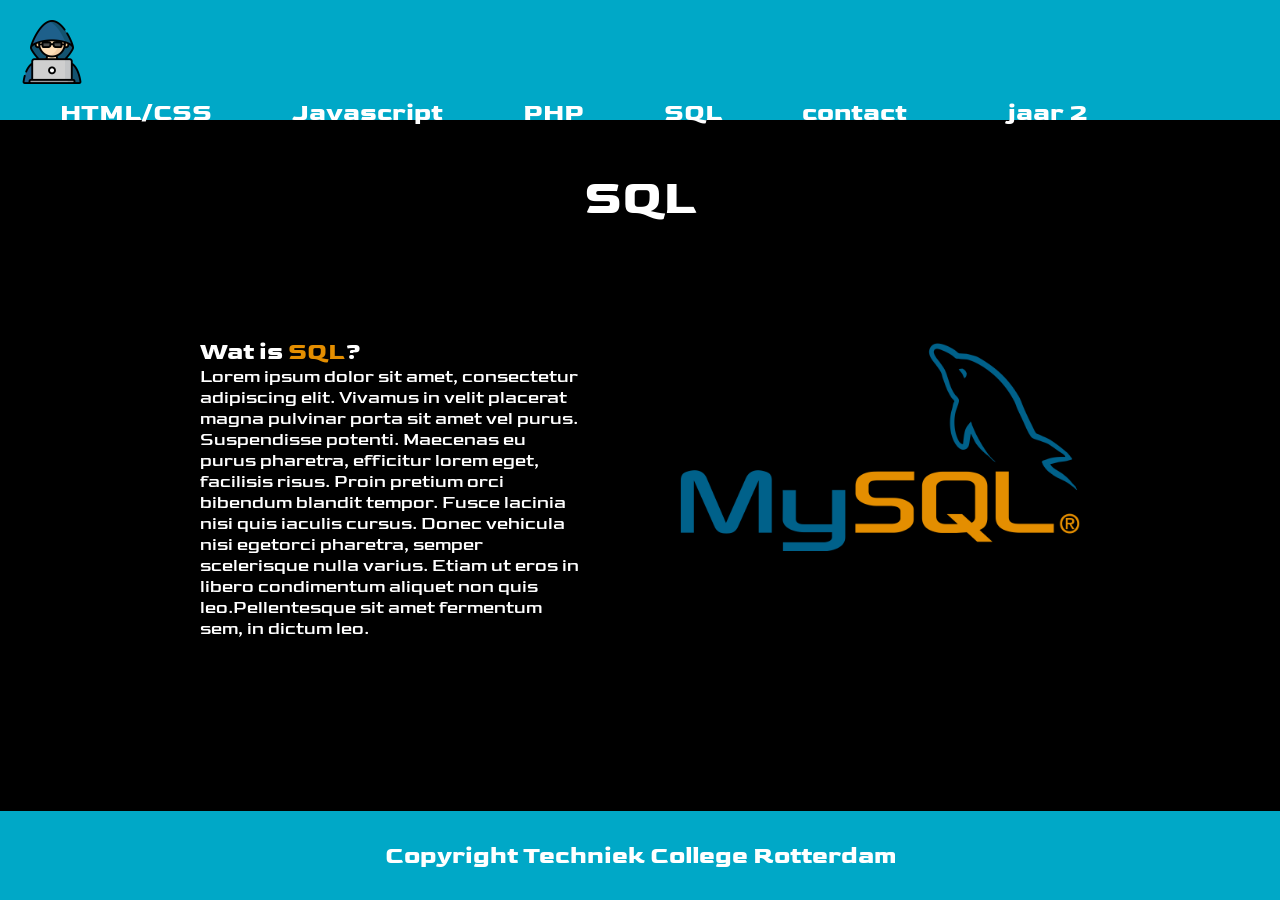
<file: opdracht 3.1 -  De basis van een website/html/mysql.html>
<!DOCTYPE html>
<html lang="en">

<head>
    <meta charset="UTF-8" />
    <meta http-equiv="X-UA-Compatible" content="IE=edge" />
    <meta name="viewport" content="width=device-width, initial-scale=1.0" />
    <link rel="preconnect" href="https://fonts.googleapis.com" />
    <link rel="preconnect" href="https://fonts.gstatic.com" crossorigin />
    <link href="https://fonts.googleapis.com/css2?family=Goldman:wght@400;700&display=swap" rel="stylesheet">
    <link rel="stylesheet" href="../css/style.css" />
    <title>Opdracht 3</title>
</head>

<body class="b2">
    <nav>
      <div class="navone">
        <a href="#"><img src="../picture/picture/hacker.png" id="logo" /></a>
        <ul>
          <li><a href="./html-css.html">HTML/CSS</a></li>
          <li><a href="./javascript.html">Javascript</a></li>
          <li><a href="./php.html">PHP</a></li>
          <li><a href="./mysql.html">SQL</a></li>
          <li><a href="./contact.html">contact</a></li>
          <li class="dropdown"><a href="" class="dropbtn">jaar 2</a>
          <div class="dropdown-content">
            <a href="#">OOP</a>
            <a href="#">Laravel</a>
            <a href="#">Testen</a>
          </div>
          </li>
      </div>
      </ul>
    </nav>
    <main>
        <header>
            <h1 class="titleone">SQL</h1>
        </header>
        <section class="javascriptone">
            <img src="../picture/picture/mysql.png" alt="css/html" class="imgmysql">
            <div class="htmlcssaone">
                <header>
                    <h2 class="heentweeeen">Wat is <div class="hoofdvier">SQL</div>?</h2>
                </header>
                <article>
                    <p class="poneone">
                        Lorem ipsum dolor sit amet, consectetur adipiscing elit. Vivamus in velit placerat magna
                        pulvinar
                        porta sit amet vel purus. Suspendisse potenti. Maecenas eu purus pharetra, efficitur lorem eget,
                        facilisis
                        risus. Proin pretium orci bibendum blandit tempor. Fusce lacinia nisi quis iaculis cursus. Donec
                        vehicula
                        nisi egetorci pharetra, semper scelerisque nulla varius. Etiam ut eros in libero condimentum
                        aliquet
                        non
                        quis leo.Pellentesque sit amet fermentum sem, in dictum leo.
                    </p>
                </article>
            </div>
        </section>
    </main>
    <footer>
        <p>Copyright Techniek College Rotterdam</p>
    </footer>
</body>

</html>
</file>
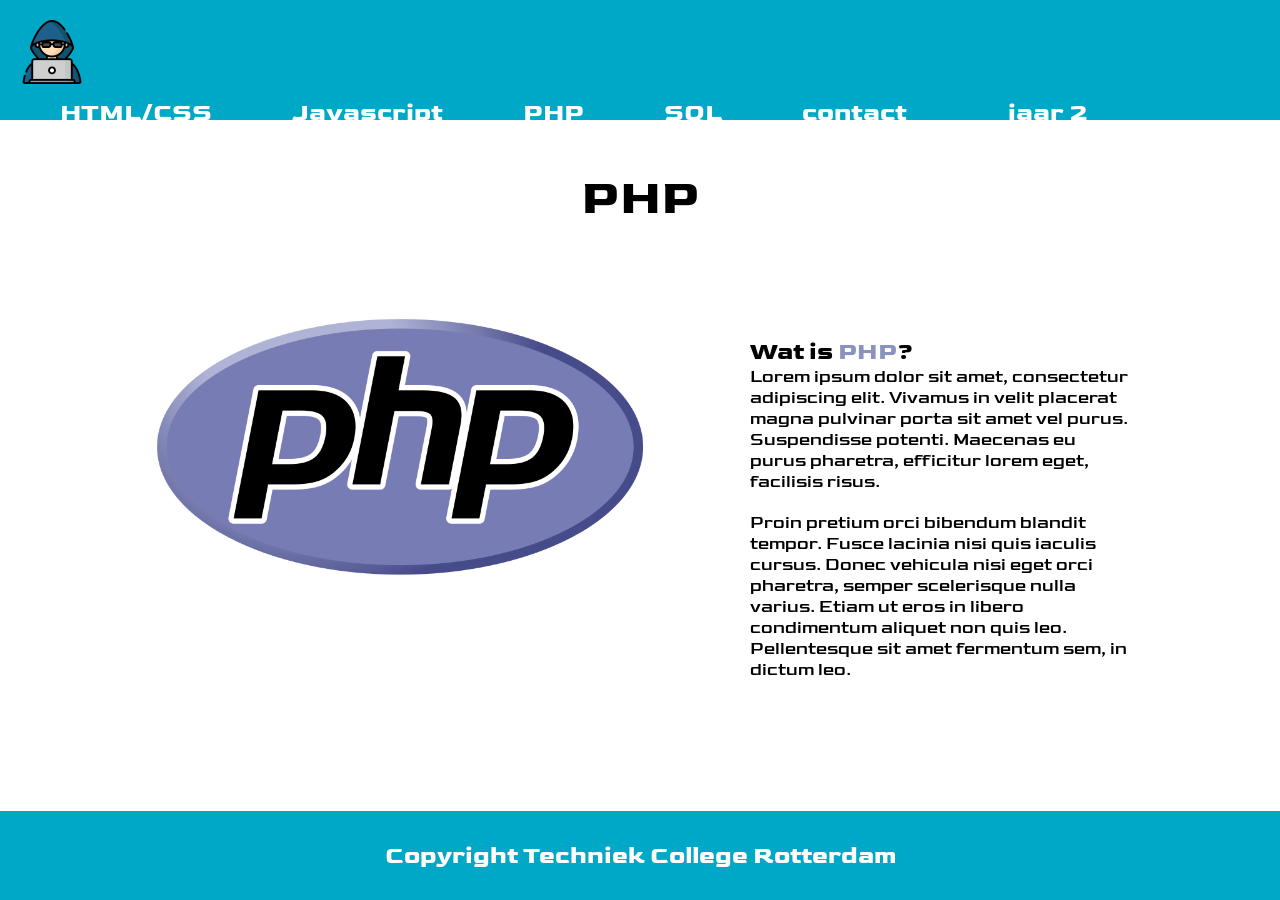
<file: opdracht 3.1 -  De basis van een website/html/php.html>
<!DOCTYPE html>
<html lang="en">

<head>
    <meta charset="UTF-8" />
    <meta http-equiv="X-UA-Compatible" content="IE=edge" />
    <meta name="viewport" content="width=device-width, initial-scale=1.0" />
    <link rel="preconnect" href="https://fonts.googleapis.com" />
    <link rel="preconnect" href="https://fonts.gstatic.com" crossorigin />
    <link href="https://fonts.googleapis.com/css2?family=Goldman:wght@400;700&display=swap" rel="stylesheet">
    <link rel="stylesheet" href="../css/style.css" />
    <title>Opdracht 3</title>
</head>

<body class="b3">
    <nav>
      <div class="navone">
        <a href="#"><img src="../picture/picture/hacker.png" id="logo" /></a>
        <ul>
          <li><a href="./html-css.html">HTML/CSS</a></li>
          <li><a href="./javascript.html">Javascript</a></li>
          <li><a href="./php.html">PHP</a></li>
          <li><a href="./mysql.html">SQL</a></li>
          <li><a href="./contact.html">contact</a></li>
          <li class="dropdown"><a href="" class="dropbtn">jaar 2</a>
          <div class="dropdown-content">
            <a href="#">OOP</a>
            <a href="#">Laravel</a>
            <a href="#">Testen</a>
          </div>
          </li>
      </div>
      </ul>
    </nav>
    <main>
        <header>
            <h1 class="title">PHP</h1>
        </header>
        <section class="htmlcss">
            <img src="../picture/picture/php.png" alt="css/html" class="imgphp">
            <div class="htmlcssa">
                <header>
                    <h2 class="thick">Wat is<div class="hoofdtwee">PHP</div>?</h2>
                </header>
                <article>
                    <div>
                        <p>
                        <div class="pone">
                            Lorem ipsum dolor sit amet, consectetur adipiscing elit. Vivamus in velit
                            placerat
                            magna
                            pulvinar
                            porta sit amet vel purus. Suspendisse potenti. Maecenas eu purus pharetra, efficitur lorem
                            eget,
                            facilisis risus.
                        </div>
                        <div class="pone">
                            Proin pretium orci bibendum blandit tempor. Fusce lacinia nisi quis iaculis cursus. Donec
                            vehicula
                            nisi eget orci pharetra, semper scelerisque nulla varius. Etiam ut eros in libero
                            condimentum
                            aliquet non quis leo. Pellentesque sit amet fermentum sem, in dictum leo.
                        </div>
                        </p>
                    </div>
                </article>
            </div>
        </section>
    </main>
    <footer>
        <p>Copyright Techniek College Rotterdam</p>
    </footer>
</body>

</html>
</file>
<file: opdracht 4.1 - Font & Color/style.css>
h1 {
    font-size: 24px;
    color: white;
    font-weight: bold;
    font-style: italic;
}

h2 {
    font-size: 20;
    color: #0000ff;
    font-weight: bold;
}

h3 {
    font-size: 16;
    color: teal;
    font-weight: bold;
}

p {
    color: #4D4D4D;

}

.p1 {
    font-weight: bold   ;
    color: white;
}

a {
    color: #8A2BE2;
    text-decoration: none;
}

header {
    width: 100%;
    height: 35vh;
    background-image: url(./img/wallpaperflare.com_wallpaper.jpg);
    background-repeat: no-repeat;
    background-size: cover;
    background-position: center;
}

img {
    width: 50vw;
    height: auto;
}

article {
    border: black;
    border-style: solid;
    border-radius: 50%;
    border-left: thick;
}
</file>
<file: opdracht 1.1 - html css/oefenen/style.css>
h1 { color: red;}
h2 {color: pink;}
</file>
<file: opdracht 3.1 -  De basis van een website/css/style.css>
* {
  margin: 0;
  padding: 0;
  box-sizing: border-box;
}

html {
  font-size: 62.5%;
}

.navone {
  display: flex;
  position: sticky;
  width: 100%;
  height: 120px;
  padding: 2rem;
  align-items: center;
  flex-wrap: wrap;
  margin: 0 auto;
  background: #00a8c7;
  justify-content: space-between;
  top: 0;
  font-weight: 700;
  padding-right: 80px;
}

body {
  height: calc(100vh - 160px);
  font-family: "Goldman", cursive;
  background-color: black;
}

footer {
  position: absolute;
  background-color: #00a8c7;
  display: flex;
  justify-content: center;
  align-items: center;
  align-content: center;
  align-self: flex-end;
  color: white;
  font-size: x-large;
  font-weight: 700;
  width: 100vw;
  padding-top: 30px;
  padding-bottom: 30px;
  margin: 0;
  bottom: 0;
}

.navone ul {
  display: flex;
  align-items: center;
  list-style-type: none;
}

.navone li {
  font-size: 2.5rem;
  padding: 0 4rem 0 4rem;
}

.navone a {
  color: white;
  text-decoration: none;
}

.navone img {
  width: 5vw;
}

.b1 {
  background-image: url(../picture/picture/background.jpeg);
  height: 100vh;
  width: 100vw;
  background-repeat: no-repeat;
  background-size: cover;
}

.b2 {
  background-color: black;
}

.b3 {
  background-color: white;
}

.heeneen {
  color: white;
}

.heentweeeen {
  color: white;
}

.peen {
  color: white;
}

.img {
  display: flex;
  align-items: flex-end;
  object-fit: scale-down;
}

.contactpage {
  display: flex;
  flex-direction: column;
}

.contact {
  display: flex;
  justify-content: center;
  flex-direction: column;
  margin-top: 10px;
  align-items: center;
  font-size: larger;
}

.title {
  display: flex;
  justify-content: center;
  flex-direction: column;
  margin-top: 10px;
  align-items: center;
  font-size: xxx-large;
  margin-top: 50px;
  margin-bottom: 30px;
}

.textsize {
  font-size: x-large;
}

.contact label {
  align-self: flex-start;
}

form {
  width: 405px;
  margin: 0 auto;
}
form input {
  width: 100%;
  border-radius: 3px;
  padding: 8px;
}

form textarea {
  width: 100%;
  border-radius: 3px;
  padding: 20px;
}

.button {
  width: 405px;
  background-color: #00a8c7;
  border-radius: 3px;
  color: white;
  font-size: larger;
  font-family: "Goldman", cursive;
  padding-top: 8px;
  padding-bottom: 8px;
  margin-top: 10px;
  border: none;
}

.imghtmlcss {
  width: 500px;
  height: auto;
  margin-left: 150px;
}

.htmlcss {
  display: flex;
  justify-content: center;
  flex-direction: row;
  margin-top: 10px;
  align-items: center;
}

.htmlcssa{
  display: flex;
  justify-content: flex-start;
  flex-direction: column;
  height: 300px;
  margin: 80px 150px 0px 100px;
}

.htmlcssa h2{
  display: flex;
  flex-direction: row;
  justify-content: flex-start;
  font-size: x-large;
}

.colora{
  color: #0071BB;
  margin-left: 5px;
}

.colorb{
  color: #E44D27;
}

.textone {
  font-size: large;
  font-weight: 400;
}

.pone {
  margin-bottom: 20px;
  font-size: large;
  font-weight: 400;
}

.imgphp {
  width: 500px;
  height: auto;
  margin-left: 150px;
}

.hoofdtwee {
  color: #8993BE;
  margin-left: 5px;
}

.imgjavascript { 
  width: 250px;
  height: auto;
  margin-right: 200px;
}

.javascriptone {
  display: flex;
  justify-content: center;
  flex-direction: row-reverse;
  margin-top: 10px;
  align-items: center;
}

.htmlcssaone {
  display: flex;
  justify-content: flex-start;
  flex-direction: column;
  height: 300px;
  margin: 80px 100px 0px 200px;
}

.htmlcssaone h2 {
  display: flex;
  flex-direction: row;
  justify-content: flex-start;
  font-size: x-large;
}

.poneone {
  margin-bottom: 20px;
  font-size: large;
  font-weight: 400;
  color: white;
}

.thickone {
  color: white;
}

.titleone {
  display: flex;
  justify-content: center;
  margin-top: 10px;
  align-items: center;
  font-size: xxx-large;
  margin-top: 50px;
  margin-bottom: 30px;
  color: white;
}

.hoofddrie {
  color: #F7DF1E;
  margin-left: 5px;
}

.imgmysql {
  width: 400px;
  height: auto;
  margin-right: 200px;
}

.hoofdvier {
  color: #E48E00;
  margin-left: 5px;
}

ul {
  list-style-type: none;
  overflow: hidden;
}

li {
  float: left;
}

li a {
  color: white;
  text-decoration: none;
  text-align: center;
  padding: 0,8rem 1rem;
  display: inline-block;
}

.dropdown-content {
  display: none;
  position: absolute;
  background-color: #f9f9f9;
  min-width: 10vw;
  z-index: 1;
  box-shadow: 0rem, 0.5rem, 1rem, 0rem rgba(0, 0, 0, 0, 2);
}

.dropdown-content a {
  color: black;
  padding: 0,8rem, 1rem;
  display: block;
  text-align: center;
}

.dropdown:hover .dropdown-content {
  display: block;
}

.dropdown-content a:hover {
  background-color: #E9E9E9;
}

.dropbtn:hover {
  color: black;
  background-color: white;
}

.dropbtn {
  padding:  10px 20px 10px 20px
}
</file>
<file: opdracht 6.2 - Flexbox Basic/css/style.css>
.container {
    display: flex;
    flex-direction: row;
    justify-content: space-between;
    max-width: 1200px;
    margin-left: 150px;
    margin-top: 200px;
}

.blue {
    background-color: blue;
    width: 200px;
    height: 200px;
}

.black {
    background-color: black;
    width: 200px;
    height: 200px;
}

.red {
    background-color: red;
    width: 200px;
    height: 200px;
}

.green {
    background-color: green;
    width: 200px;
    height: 200px;
}

header {
    display: flex;
    justify-content: center;
}

footer {
    display: flex;
    justify-content: center;
    margin-top: 250px;
}

a {
    text-decoration: none;
    color: black;
}

.containereen {
    display: flex;
    flex-direction: row-reverse;
    justify-content: space-between;
    max-width: 1200px;
    margin-left: 150px;
    margin-top: 200px;
}
</file>
<file: opdracht 6.4 - Dorpdown menu met Flexbox/css/style.css>
* {
  margin: 0;
  padding: 0;
  box-sizing: border-box;
}

html {
  font-size: 62.5%;
}

.navone {
  display: flex;
  position: sticky;
  width: 100%;
  height: 120px;
  padding: 2rem;
  align-items: center;
  flex-wrap: wrap;
  margin: 0 auto;
  background: #00a8c7;
  justify-content: space-between;
  top: 0;
  font-weight: 700;
  padding-right: 80px;
}

body {
  height: calc(100vh - 160px);
  font-family: "Goldman", cursive;
  background-color: black;
}

footer {
  position: absolute;
  background-color: #00a8c7;
  display: flex;
  justify-content: center;
  align-items: center;
  align-content: center;
  align-self: flex-end;
  color: white;
  font-size: x-large;
  font-weight: 700;
  width: 100vw;
  padding-top: 30px;
  padding-bottom: 30px;
  margin: 0;
  bottom: 0;
}

.navone ul {
  display: flex;
  align-items: center;
  list-style-type: none;
}

.navone li {
  font-size: 2.5rem;
  padding: 0 4rem 0 4rem;
}

.navone a {
  color: white;
  text-decoration: none;
}

.navone img {
  width: 5vw;
}

.b1 {
  background-image: url(../picture/picture/background.jpeg);
  height: 100vh;
  width: 100vw;
  background-repeat: no-repeat;
  background-size: cover;
}

.b2 {
  background-color: black;
}

.b3 {
  background-color: white;
}

.heeneen {
  color: white;
}

.heentweeeen {
  color: white;
}

.peen {
  color: white;
}

.img {
  display: flex;
  align-items: flex-end;
  object-fit: scale-down;
}

.contactpage {
  display: flex;
  flex-direction: column;
}

.contact {
  display: flex;
  justify-content: center;
  flex-direction: column;
  margin-top: 10px;
  align-items: center;
  font-size: larger;
}

.title {
  display: flex;
  justify-content: center;
  flex-direction: column;
  margin-top: 10px;
  align-items: center;
  font-size: xxx-large;
  margin-top: 50px;
  margin-bottom: 30px;
}

.textsize {
  font-size: x-large;
}

.contact label {
  align-self: flex-start;
}

form {
  width: 405px;
  margin: 0 auto;
}
form input {
  width: 100%;
  border-radius: 3px;
  padding: 8px;
}

form textarea {
  width: 100%;
  border-radius: 3px;
  padding: 20px;
}

.button {
  width: 405px;
  background-color: #00a8c7;
  border-radius: 3px;
  color: white;
  font-size: larger;
  font-family: "Goldman", cursive;
  padding-top: 8px;
  padding-bottom: 8px;
  margin-top: 10px;
  border: none;
}

.imghtmlcss {
  width: 500px;
  height: auto;
  margin-left: 150px;
}

.htmlcss {
  display: flex;
  justify-content: center;
  flex-direction: row;
  margin-top: 10px;
  align-items: center;
}

.htmlcssa{
  display: flex;
  justify-content: flex-start;
  flex-direction: column;
  height: 300px;
  margin: 80px 150px 0px 100px;
}

.htmlcssa h2{
  display: flex;
  flex-direction: row;
  justify-content: flex-start;
  font-size: x-large;
}

.colora{
  color: #0071BB;
  margin-left: 5px;
}

.colorb{
  color: #E44D27;
}

.textone {
  font-size: large;
  font-weight: 400;
}

.pone {
  margin-bottom: 20px;
  font-size: large;
  font-weight: 400;
}

.imgphp {
  width: 500px;
  height: auto;
  margin-left: 150px;
}

.hoofdtwee {
  color: #8993BE;
  margin-left: 5px;
}

.imgjavascript { 
  width: 250px;
  height: auto;
  margin-right: 200px;
}

.javascriptone {
  display: flex;
  justify-content: center;
  flex-direction: row-reverse;
  margin-top: 10px;
  align-items: center;
}

.htmlcssaone {
  display: flex;
  justify-content: flex-start;
  flex-direction: column;
  height: 300px;
  margin: 80px 100px 0px 200px;
}

.htmlcssaone h2 {
  display: flex;
  flex-direction: row;
  justify-content: flex-start;
  font-size: x-large;
}

.poneone {
  margin-bottom: 20px;
  font-size: large;
  font-weight: 400;
  color: white;
}

.thickone {
  color: white;
}

.titleone {
  display: flex;
  justify-content: center;
  margin-top: 10px;
  align-items: center;
  font-size: xxx-large;
  margin-top: 50px;
  margin-bottom: 30px;
  color: white;
}

.hoofddrie {
  color: #F7DF1E;
  margin-left: 5px;
}

.imgmysql {
  width: 400px;
  height: auto;
  margin-right: 200px;
}

.hoofdvier {
  color: #E48E00;
  margin-left: 5px;
}

ul {
  list-style-type: none;
  overflow: hidden;
}

li a {
  color: white;
  text-decoration: none;
  text-align: center;
  padding: 0,8rem 1rem;
  display: flex;
}

.dropdown-content {
  display: none;
  flex-direction: column;
  position: absolute;
  background-color: #f9f9f9;
  min-width: 10vw;
  z-index: 1;
  box-shadow: 0rem, 0.5rem, 1rem, 0rem rgba(0, 0, 0, 0, 2);
}

.dropdown-content a {
  color: black;
  padding: 0,8rem, 1rem;
  display: block;
  text-align: center;
}

.dropdown:hover .dropdown-content {
  display: flex;
}

.dropdown-content a:hover {
  background-color: #E9E9E9;
}

.dropbtn:hover {
  color: black;
  background-color: white;
}

.dropbtn {
  padding:  10px 20px 10px 20px
}
</file>
<file: opdracht 7.1 - Responsive exercise/css/style.css>
* {
    margin: 0;
    padding: 0;
    box-sizing: border-box;
}

nav {
    background-color: #ea4d4b;
    height: 10vh;
    width: 100vw;
    display: flex;
    align-items: center;
    color: white;
    font-size: xx-large;
}
.whiteblock {
    background-color: white;
    width: 4vw;
    height: 4vw;
    display: flex;
    justify-content: flex-end;
    align-items: center;
    display: none;
}
section {
    height: 30vh;
}
.one {
    background-color: #f9ca22;
}
.two {
    background-color: #f0922b;
}
.three {
    background-color: #69b04c;
}
header {
    margin-left: 5vw;
}
.a {
    padding-top: 1vh;
    font-size: x-large;
}
p {
    margin-left: 5vw;
    font-size: larger;
}

@media screen and (max-width: 1000px){
    * {
        color: white;
    }
    nav {
        justify-content: center;
        background-color: #ff6b81;
    }
    .one {
        background-color: #fe4657;
    }
    .two {
        background-color: #5352ec;
    }
    .three {
        background-color: #3742f9;
    }
}

@media screen and (max-width: 576px){
    * {
        color: white;
    }
    nav {
        background-color: #686de0;
        font-size: x-large;
    }
    .b {
        display: flex;
        justify-content: flex-start;
        height: auto;
        width: 80vw;
    }
    .whiteblock {
        display: block;
    }
    section {
        display: flex;
        justify-content: center;
        align-items: center;
        flex-direction: column;
        padding: 0 5vw 0 5vw;
    }
    .one {
        background-color: #7ed6df;
    }
    .two {
        background-color: #e056fd;
    }
    .three {
        background-color: #30336a;
    }
    .a {
        font-size: larger;
    }
    p {
        font-size: large;
    }
}
</file>
<file: opdracht 8 - Eind opdracht Travelly/css/style.css>
*{
    text-decoration: none;
    margin: 0;
    padding: 0;
    font-family: Poppins;
    text-decoration: none;
    list-style: none;
}


nav {
    background-color: #131c27;
    top: 0;
    display: flex;
    justify-content: space-between;
    align-items: center;
    min-height: 10vh;
    width: 100%;
    z-index: 1;
    position: absolute;
    flex-wrap: wrap;
}
nav li a {
    color: white;
    font-size: 25px;
    margin-right: 130px;
}
nav .travelly {
    font-family: Pattaya;
    font-size: 30px;
    left: 0;
    margin-left: 80px;
    color: white;
}
.ul {
    display: flex;
    flex-direction: row;
    overflow: hidden;
}
.landingpage {
    background: linear-gradient(rgba(0, 0, 0, 0.5), transparent),
    url("../picture/landing-page.jpg");
    background-repeat: none;
    min-height: 100vh;
    background-size: cover;
    display: flex;
    justify-content: center;
    align-items: center;
    flex-direction: column;
    color: white;
}
.landingpage h1 {
    font-size: 40px;
    margin-bottom: 45px;
}
.landingpage p {
    font-size: 25px;
    text-align: center;
    margin-bottom: 42px;
}
button {
    border: none;
    display: flex;
    justify-content: center;
    align-items: center;
}
.button:hover {
    background-color: #27394e;
    transition: 1s;
}
.landingpage button {
    background-color: #4c6e97;
    color: white;
    height: 8vh;
    width: 12vw;
}
.landingpage button p {
    margin-top: 40px;
    font-size: 15px;
    display: flex;
    background-size: cover;
    justify-content: center;
}
.newyorkpage {
    background-image: url(../picture/new-york-page.png);
    background-repeat: none;
    background-position: center;
    min-height: 100vh;
    background-size: cover;
    display: flex;
    justify-content: center;
    flex-direction: column;
    color: white;
}
.newyorkpage header {
    border-color: white;
    border-bottom-style: solid;
    border-bottom-width: 5px;
    width: 24vw;
    margin-left: 60px;
}
.newyorkpage h2 {
    font-size: 45px; 
    font-weight: 500;
}
.newyorkpage p {
    font-size: 25px; 
    font-weight: 500;
    margin-left: 60px;
    margin-top: 40px;
}
.newyork {
    background-image: linear-gradient(gray, white);
}
.section {
    min-height: 100vh;
}
.sectionhead {
    background-color: #131c27;
    color: white;
    height: 30vh;
    display: flex;
    align-items: center;
    justify-content: center;
    flex-direction: column;
}
.sectionhead h2 {
    font-size: 40px;
}
.sectionhead p {
    font-size: 25px;
    text-align: center;
}
.row {
    display: flex;
    justify-content: space-around;
    align-items: center;
    width: 100%;
    height: 70vh;
}
.column {
    display: flex;
    flex-direction: column;
    box-shadow: 0px 0px 10px 1px rgb(210, 210, 210);
    min-width: 25vw;
    min-height: 55vh;
    overflow: hidden;
}
.mini {
    width: 3vw;
    height: auto;
    background-color: #131c27;
    padding: 40px 188px 20px 188px;
}
.column h3 {
    display: flex;
    justify-content: center;
    margin-top: 25px;
    font-size: 25px;
    font-weight: 600;
}
.column p {
    text-align: center;
    width: 21vw;
    display: flex;
    margin-top: 60px;
    margin-left: 30px;
    font-size: 20px;
}
.contactmountain {
    background-image: url(../picture/contact-mountain.png);
    background-repeat: none;
    min-height: 100vh;
    background-size: cover;
    display: flex;
    justify-content: center;
    align-items: center;
    color: white;
}
.contact {
    background: rgba(19, 28, 39, 0.8);
    width: 45vw;
    height: 55vh;
    border-radius: 10px;
    display: flex;
    align-items: center;
    flex-direction: column;
}
.contact h2 {
    font-size: 40px;
    margin-top: 50px;
    margin-bottom: 50px;
    font-weight: 600;
}
label {
    margin-right: 30px;
}
input {
    width: 13vw;
    height: 4vh;
}
.space {
    margin-bottom: 45px;
}
.contact button{
    background-color: #4c6e97;
    width: 100%;
    height: 5vh;
    padding: 25px 0 25px 0;
    color: white;
    margin-top: 140px;
    border-bottom-left-radius: 10px;
    border-bottom-right-radius: 10px;
}
footer {
    min-height: 10vh;
    background-color: #131c27;
    display: flex;
    justify-content: space-between;
    align-items: center;
    width: 100%;
    flex-wrap: wrap;
    margin: 0 auto;
    bottom: 0;
}
footer .travelly {
    font-family: Poppins;
    font-weight: 600;
    font-size: 30px;
    left: 0;
    margin-left: 80px;
    color: white;
}
.spaceright {
    margin-right: 400px;
}
.lessspace {
    margin-right: 80px;
}

@media screen and (max-width: 660px) {
    nav .travelly {
        margin-left: 170px;
        font-size: 20px;
        padding-top: 30px;
        padding-bottom: 20px;
    }
    nav li a {
        font-size: 15px;
        margin-right: 50px;
    }
    .ul {
        margin-left: 60px;
        margin-bottom: 20px;
    }
    .landingpage {
        background-position-x: 225vw;
    }
    .landingpage h1 {
        text-align: center;
        font-size: 25px;
    }
    .landingpage p {
        font-size: 20px;
        width: 80vw;
    }
    .landingpage button {
        width: 40vw;
        height: 7vh;
    }
    .landingpage button p {
        font-size: 15px;
    }
    .section {
        height: 230vh;
    }
    .row {
        flex-direction: column;
        margin-top: 600px;
    }
    .mini {
        padding: 20px 132px 20px 132px;
        width: 13vw;
    }
    .column {
        margin-bottom: 100px;
        width: 80vw;
    }
    .column p {
        text-align: center;
        font-size: 18px;
        width: 75vw;  
        margin-left: 12px;
    }
    .sectionhead {
        height: auto;
    }
    .sectionhead h2 { 
        flex-wrap: wrap;
        font-size: 32px;
        text-align: center;
        margin-top: 35px;
    }
    .sectionhead p {
        font-size: 20px;
        width: 80vw;
        padding-bottom: 40px;
    }
    .newyorkpage header {
        margin-left: 20px;
        width: 270px;
    }
    .newyorkpage h2 {
        font-size: 34px; 
        font-weight: 500;
        width: 70vw;
    }
    .newyorkpage p {
        font-size: 20px;
        margin-right: 20px;
        margin-left: 20px;
    }
    .contact {
        width: 80vw;
        height: 45vh;
    }
    .contact h2 {
        font-size: 35px;
    }
    .contact button{
        margin-top: 80px;
    }
    input {
        width: 40vw;
    }
    footer .travelly {
        margin-left: 120px;
    }
    .spaceright {
        margin-right: 100px;
    }
}
</file>
